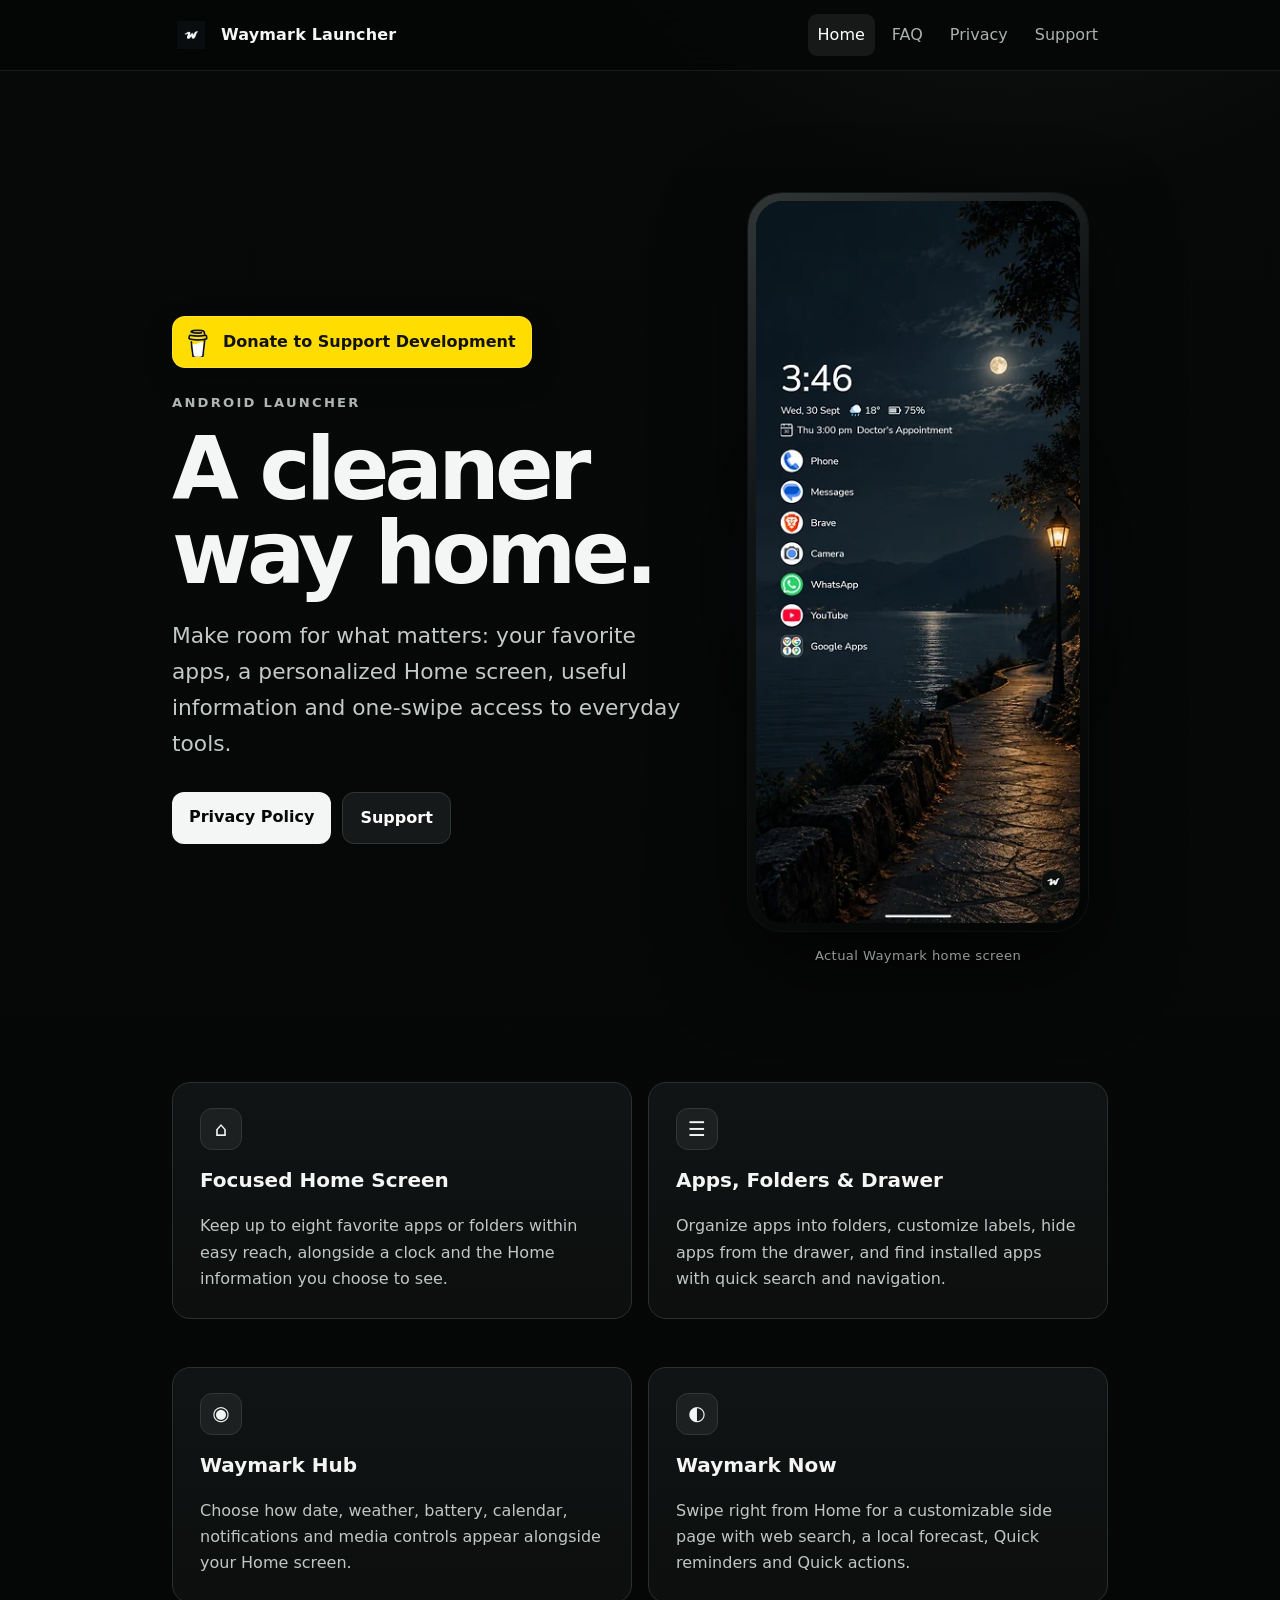
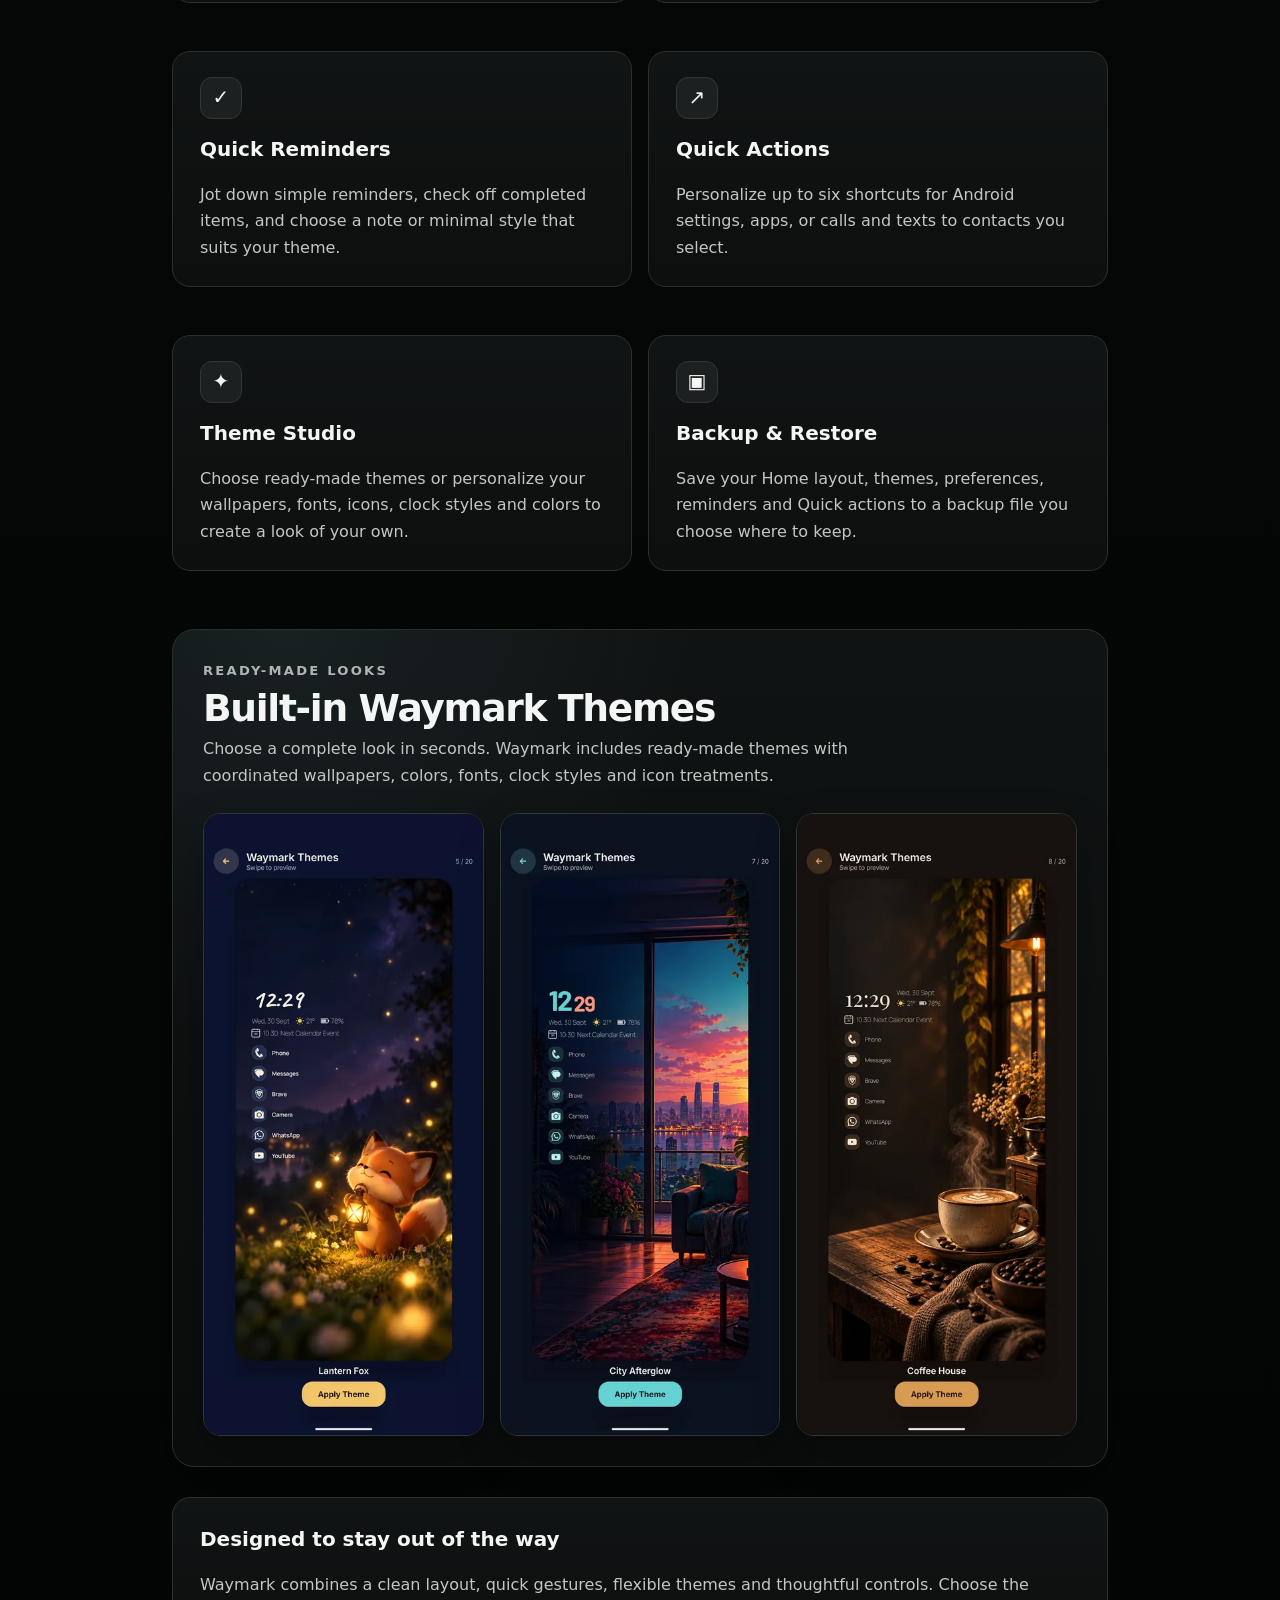
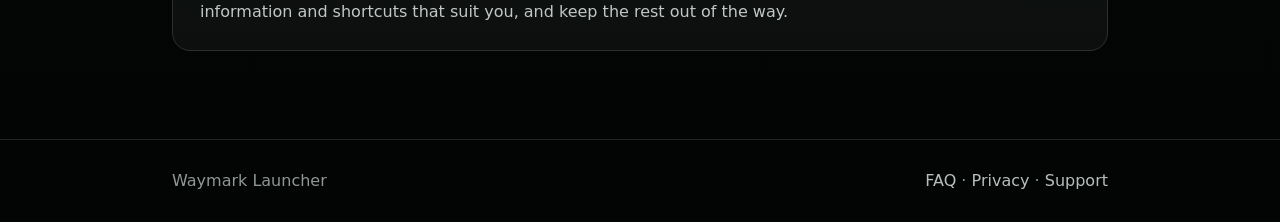
<file: index.html>
<!doctype html>
<html lang="en">
<head>
  <meta charset="utf-8">
  <meta name="viewport" content="width=device-width, initial-scale=1">
  <meta name="description" content="Waymark Launcher is a customizable Android launcher with a focused Home screen, Waymark Hub, web search, local weather, Quick reminders, Quick actions and Theme Studio.">
  <meta name="theme-color" content="#000000">
  <title>Waymark Launcher</title>
  <link rel="stylesheet" href="styles.css">
  <style>
    .hero-real-visual{position:relative;margin:0;display:flex;flex-direction:column;align-items:center;justify-content:center}
    .hero-real-glow{position:absolute;width:380px;height:460px;border-radius:50%;background:radial-gradient(circle,rgba(54,104,132,.24) 0%,rgba(18,42,54,.12) 45%,transparent 72%);filter:blur(18px);pointer-events:none}
    .hero-real-phone{position:relative;z-index:1;width:min(100%,340px);padding:8px;border-radius:34px;background:linear-gradient(145deg,#303535,#111414 35%,#030404 100%);box-shadow:0 32px 85px rgba(0,0,0,.62),0 0 0 1px rgba(255,255,255,.07)}
    .hero-slices{overflow:hidden;border-radius:27px;line-height:0;font-size:0;background:#061018}
    .hero-slices img{display:block;width:100%;height:auto;margin:0;padding:0;border:0}
    .hero-real-visual figcaption{position:relative;z-index:1;margin-top:14px;color:#8f9996;font-size:.82rem;letter-spacing:.03em}
    @media(max-width:820px){.hero-real-phone{width:min(82vw,340px)}.hero-real-glow{width:320px;height:390px}}
  </style>
</head>
<body>
  <header class="site-header">
    <nav class="nav" aria-label="Main navigation">
      <a class="brand" href="index.html"><img class="brand-icon" src="assets/waymark-icon.png?v=20261001c" alt="" width="38" height="38"><span>Waymark Launcher</span></a>
      <div class="nav-links">
        <a href="index.html" aria-current="page">Home</a>
        <a href="faq.html">FAQ</a>
        <a href="privacy.html">Privacy</a>
        <a href="support.html">Support</a>
      </div>
    </nav>
  </header>

  <main>
    <section class="hero">
      <div>
        <a class="donate-link" href="https://buymeacoffee.com/narrowpathdoctrine" target="_blank" rel="noopener noreferrer">
          <img src="assets/buy-me-a-coffee-icon.jpg" alt="" width="30" height="30">
          <span>Donate to Support Development</span>
        </a>
        <div class="eyebrow">Android launcher</div>
        <h1>A cleaner way home.</h1>
        <p class="lead">Make room for what matters: your favorite apps, a personalized Home screen, useful information and one-swipe access to everyday tools.</p>
        <div class="actions">
          <a class="button" href="privacy.html">Privacy Policy</a>
          <a class="button secondary" href="support.html">Support</a>
        </div>
      </div>

      <figure class="hero-real-visual">
        <div class="hero-real-glow" aria-hidden="true"></div>
        <div class="hero-real-phone">
          <div class="hero-slices" role="img" aria-label="Actual Waymark Launcher home screen showing time, weather, calendar event and app list">
            <img src="assets/hero/slice00.webp?v=6" alt="" decoding="async" fetchpriority="high">
            <img src="assets/hero/slice01.webp?v=6" alt="" decoding="async">
            <img src="assets/hero/slice02.webp?v=6" alt="" decoding="async">
            <img src="assets/hero/slice03.webp?v=6" alt="" decoding="async">
            <img src="assets/hero/slice04.webp?v=6" alt="" decoding="async">
            <img src="assets/hero/slice05.webp?v=6" alt="" decoding="async">
            <img src="assets/hero/slice06.webp?v=6" alt="" decoding="async">
            <img src="assets/hero/slice07.webp?v=6" alt="" decoding="async">
            <img src="assets/hero/slice08.webp?v=6" alt="" decoding="async">
            <img src="assets/hero/slice09.webp?v=6" alt="" decoding="async">
            <img src="assets/hero/slice10.webp?v=6" alt="" decoding="async">
            <img src="assets/hero/slice11.webp?v=6" alt="" decoding="async">
          </div>
        </div>
        <figcaption>Actual Waymark home screen</figcaption>
      </figure>
    </section>

    <section class="grid" aria-label="Waymark features">
      <article class="card">
        <div class="feature-icon">⌂</div>
        <h2>Focused Home Screen</h2>
        <p>Keep up to eight favorite apps or folders within easy reach, alongside a clock and the Home information you choose to see.</p>
      </article>
      <article class="card">
        <div class="feature-icon">☰</div>
        <h2>Apps, Folders &amp; Drawer</h2>
        <p>Organize apps into folders, customize labels, hide apps from the drawer, and find installed apps with quick search and navigation.</p>
      </article>
      <article class="card">
        <div class="feature-icon">◉</div>
        <h2>Waymark Hub</h2>
        <p>Choose how date, weather, battery, calendar, notifications and media controls appear alongside your Home screen.</p>
      </article>
      <article class="card">
        <div class="feature-icon">◐</div>
        <h2>Waymark Now</h2>
        <p>Swipe right from Home for a customizable side page with web search, a local forecast, Quick reminders and Quick actions.</p>
      </article>
      <article class="card">
        <div class="feature-icon">✓</div>
        <h2>Quick Reminders</h2>
        <p>Jot down simple reminders, check off completed items, and choose a note or minimal style that suits your theme.</p>
      </article>
      <article class="card">
        <div class="feature-icon">↗</div>
        <h2>Quick Actions</h2>
        <p>Personalize up to six shortcuts for Android settings, apps, or calls and texts to contacts you select.</p>
      </article>
      <article class="card">
        <div class="feature-icon">✦</div>
        <h2>Theme Studio</h2>
        <p>Choose ready-made themes or personalize your wallpapers, fonts, icons, clock styles and colors to create a look of your own.</p>
      </article>
      <article class="card">
        <div class="feature-icon">▣</div>
        <h2>Backup &amp; Restore</h2>
        <p>Save your Home layout, themes, preferences, reminders and Quick actions to a backup file you choose where to keep.</p>
      </article>
    </section>

    <section class="themes-showcase" aria-labelledby="themes-title">
      <div class="section-intro">
        <div class="eyebrow">Ready-made looks</div>
        <h2 id="themes-title">Built-in Waymark Themes</h2>
        <p>Choose a complete look in seconds. Waymark includes ready-made themes with coordinated wallpapers, colors, fonts, clock styles and icon treatments.</p>
      </div>
      <div class="theme-gallery" aria-label="Examples of built-in Waymark themes">
        <figure class="theme-preview">
          <img src="assets/themes/lantern-fox.webp?v=20261001c" alt="Lantern Fox built-in Waymark theme preview" loading="lazy" decoding="async">
        </figure>
        <figure class="theme-preview">
          <img src="assets/themes/city-afterglow.webp?v=20261001c" alt="City Afterglow built-in Waymark theme preview" loading="lazy" decoding="async">
        </figure>
        <figure class="theme-preview">
          <img src="assets/themes/coffee-house.webp?v=20261001c" alt="Coffee House built-in Waymark theme preview" loading="lazy" decoding="async">
        </figure>
      </div>
    </section>

    <section class="card">
      <h2>Designed to stay out of the way</h2>
      <p>Waymark combines a clean layout, quick gestures, flexible themes and thoughtful controls. Choose the information and shortcuts that suit you, and keep the rest out of the way.</p>
    </section>
  </main>

  <footer>
    <div class="footer-inner">
      <span>Waymark Launcher</span>
      <span><a href="faq.html">FAQ</a> · <a href="privacy.html">Privacy</a> · <a href="support.html">Support</a></span>
    </div>
  </footer>
</body>
</html>
</file>
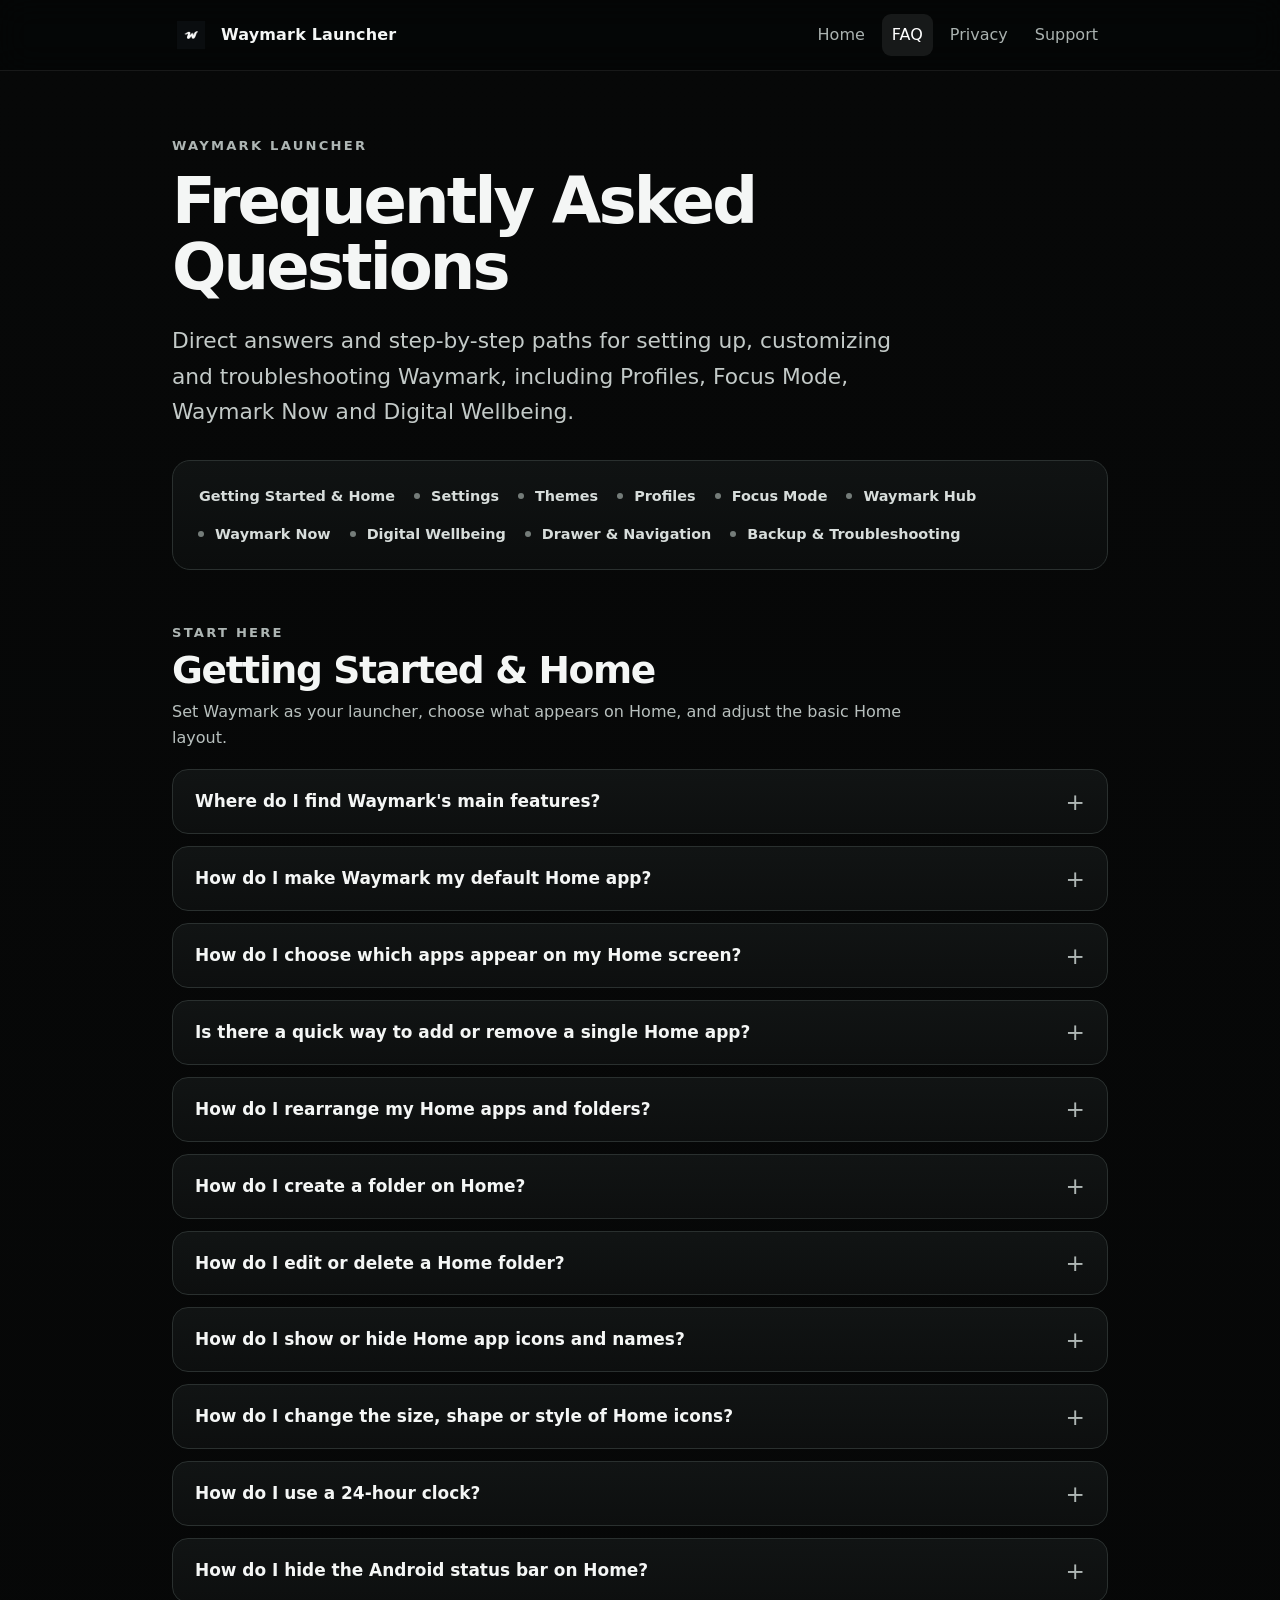
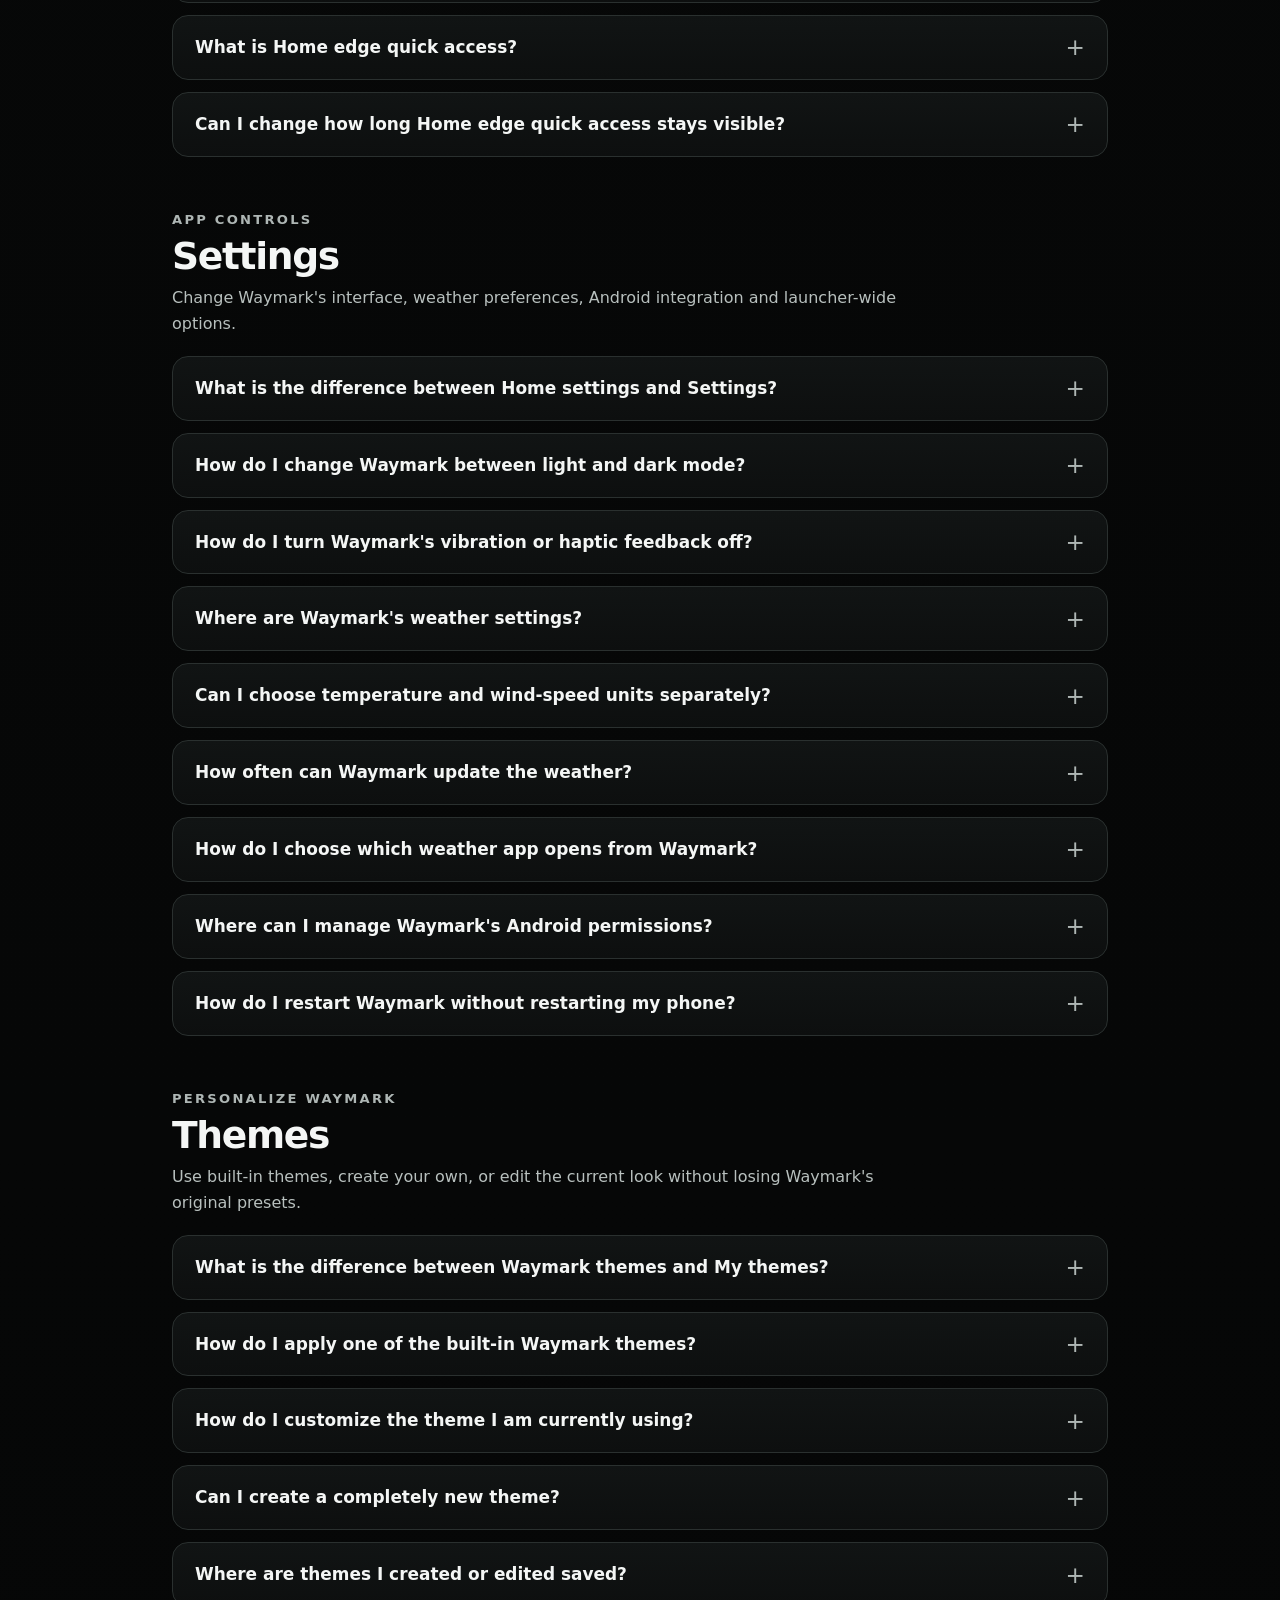
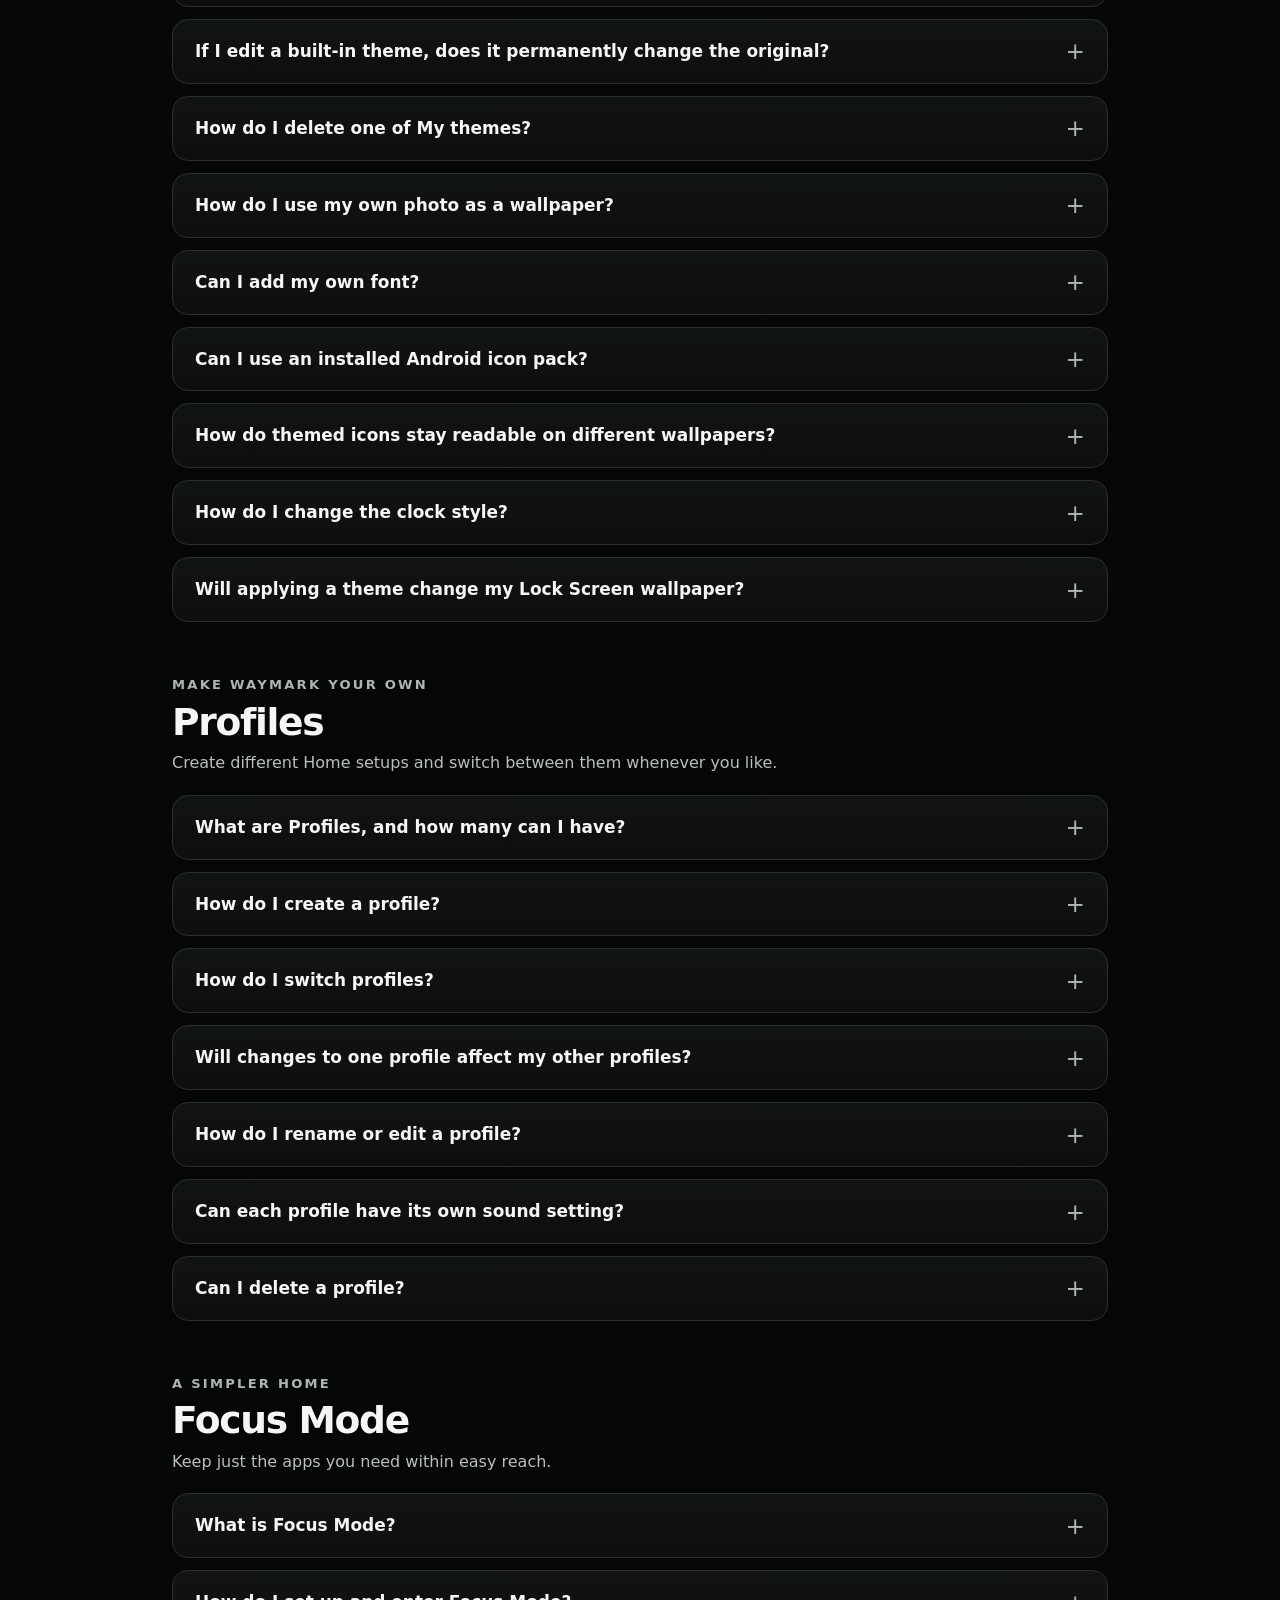
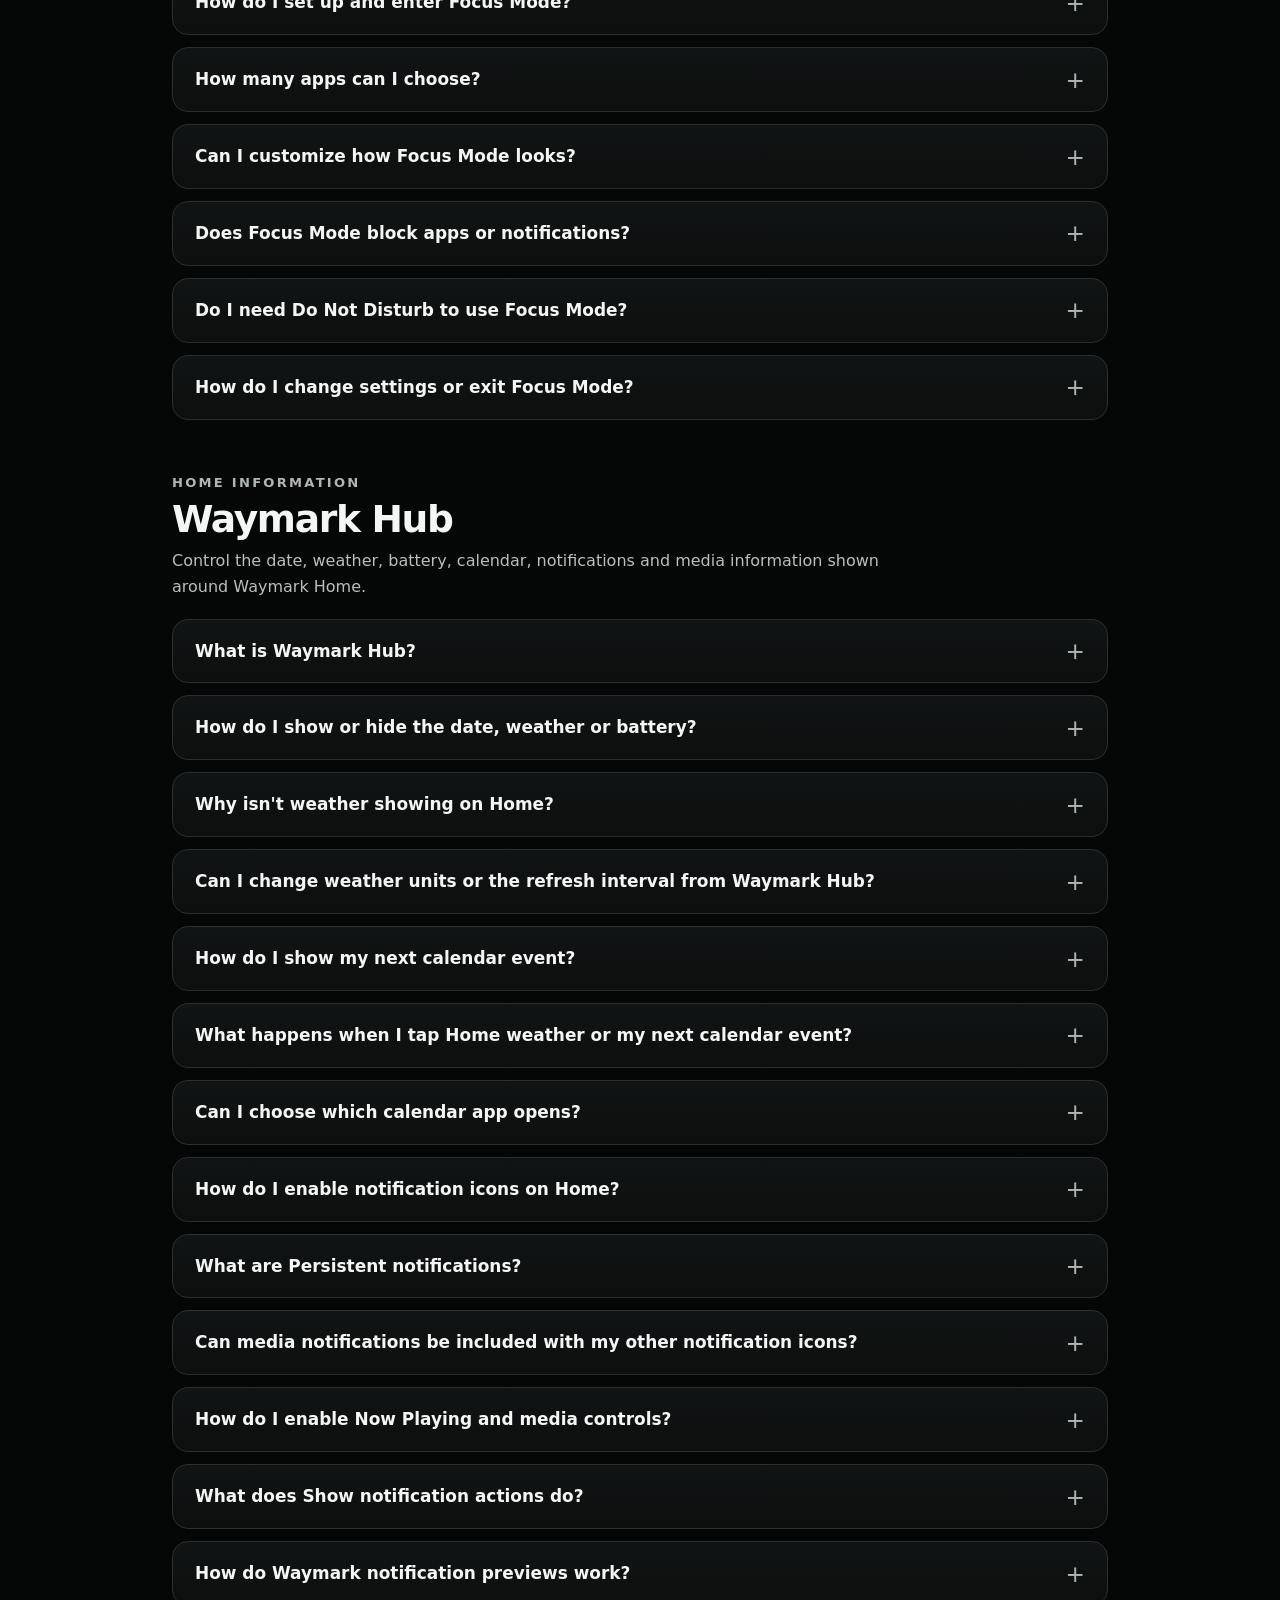
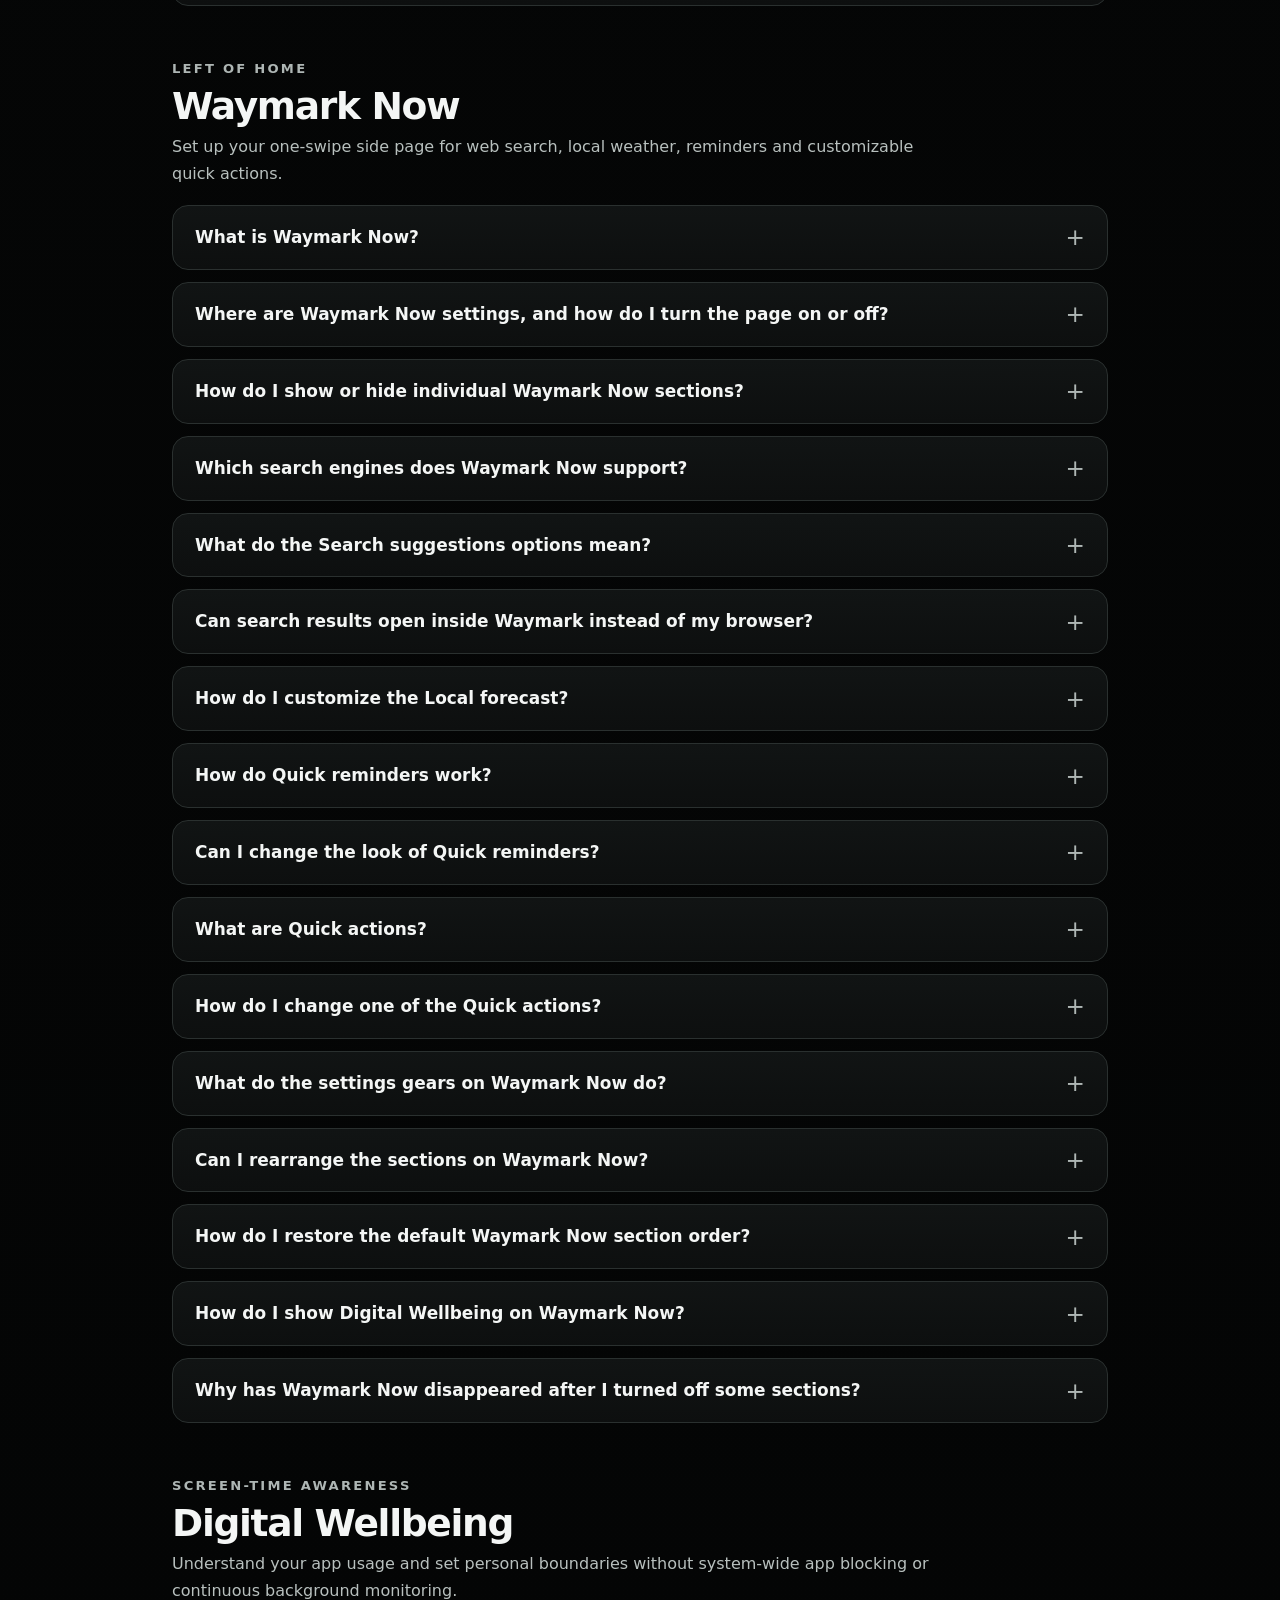
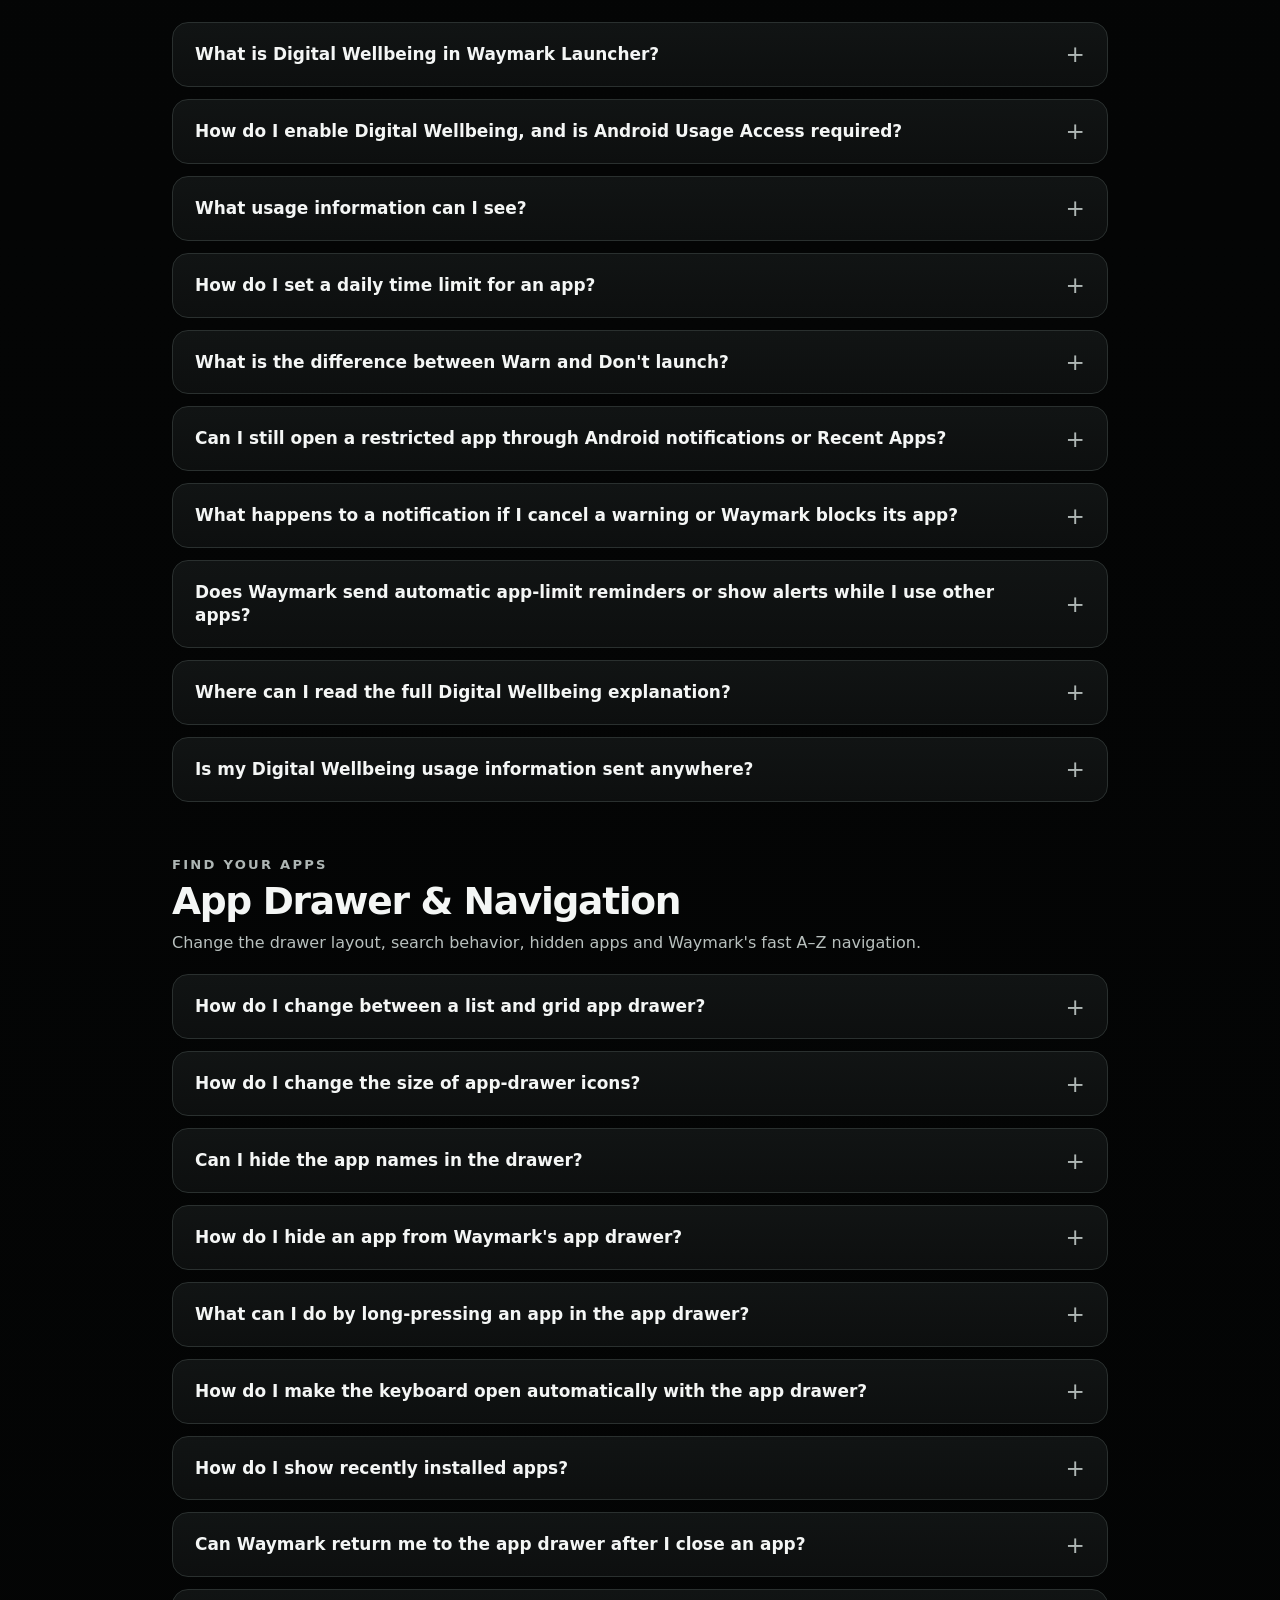
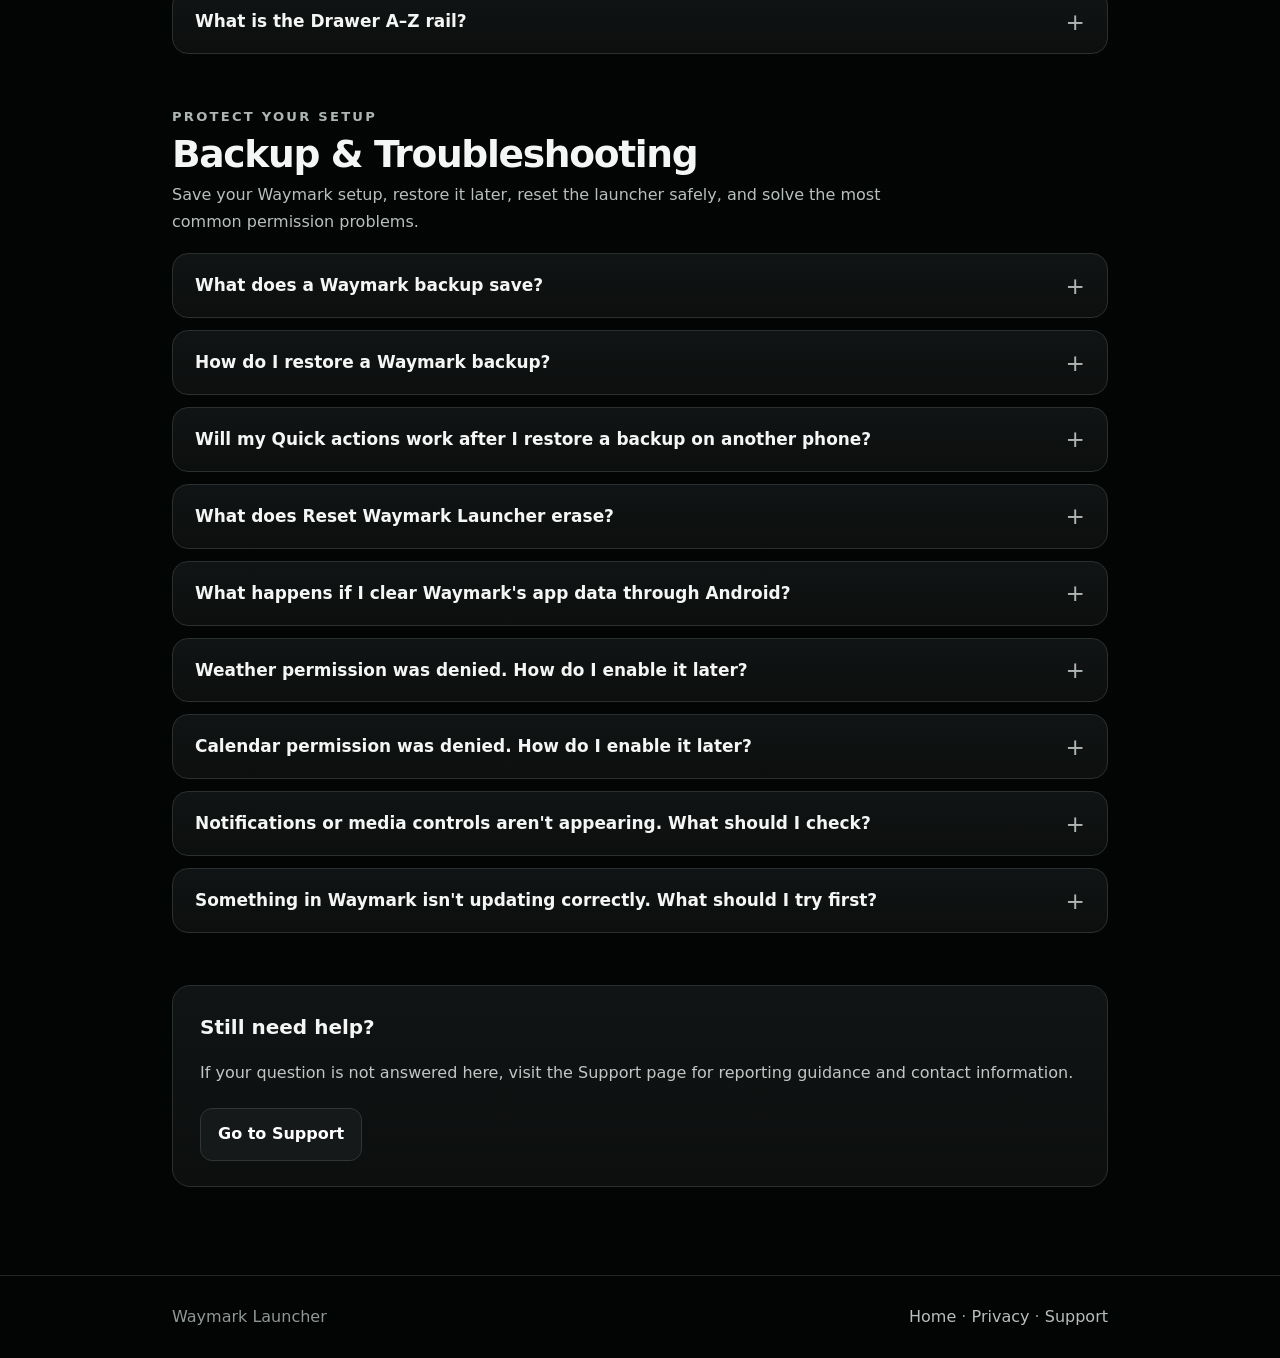
<file: faq.html>
<!doctype html>
<html lang="en">
<head>
  <meta charset="utf-8">
  <meta name="viewport" content="width=device-width, initial-scale=1">
  <meta name="description" content="Frequently asked questions and step-by-step help for Waymark Launcher.">
  <meta name="theme-color" content="#000000">
  <title>FAQ | Waymark Launcher</title>
  <link rel="stylesheet" href="styles.css">
</head>
<body>
  <header class="site-header">
    <nav class="nav" aria-label="Main navigation">
      <a class="brand" href="index.html"><img class="brand-icon" src="assets/waymark-icon.png?v=20261001c" alt="" width="38" height="38"><span>Waymark Launcher</span></a>
      <div class="nav-links">
        <a href="index.html">Home</a>
        <a href="faq.html" aria-current="page">FAQ</a>
        <a href="privacy.html">Privacy</a>
        <a href="support.html">Support</a>
      </div>
    </nav>
  </header>

  <main>
    <div class="eyebrow">Waymark Launcher</div>
    <h1 class="page-title">Frequently Asked Questions</h1>
    <p class="lead">Direct answers and step-by-step paths for setting up, customizing and troubleshooting Waymark, including Profiles, Focus Mode, Waymark Now and Digital Wellbeing.</p>

    <nav class="faq-jump-nav" aria-label="FAQ sections">
      <a href="#getting-started">Getting Started &amp; Home</a>
      <a href="#settings">Settings</a>
      <a href="#themes">Themes</a>
      <a href="#profiles">Profiles</a>
      <a href="#focus-mode">Focus Mode</a>
      <a href="#waymark-hub">Waymark Hub</a>
      <a href="#waymark-now">Waymark Now</a>
      <a href="#digital-wellbeing">Digital Wellbeing</a>
      <a href="#drawer-navigation">Drawer &amp; Navigation</a>
      <a href="#backup-troubleshooting">Backup &amp; Troubleshooting</a>
    </nav>

    <section class="faq-section" id="getting-started">
      <div class="faq-section-heading">
        <div class="eyebrow">Start here</div>
        <h2>Getting Started &amp; Home</h2>
        <p>Set Waymark as your launcher, choose what appears on Home, and adjust the basic Home layout.</p>
      </div>
      <div class="faq-list">
        <details class="faq-item">
          <summary>Where do I find Waymark's main features?</summary>
          <div class="faq-answer">
            <p>Tap the <strong>Waymark button</strong> on Home to open the main menu. The destinations are grouped for easier navigation:</p>
            <p><strong>Home &amp; navigation:</strong> Home apps, Home settings, and Waymark Hub.<br>
            <strong>Features &amp; appearance:</strong> Waymark Now, Profiles and Themes.<br>
            <strong>More:</strong> Settings, Digital Wellbeing, and About Waymark Launcher.</p>
            <p>Digital Wellbeing is optional; the rest of Waymark works without granting Android Usage Access.</p>
          </div>
        </details>


        <details class="faq-item">
          <summary>How do I make Waymark my default Home app?</summary>
          <div class="faq-answer">
            <p>If Waymark is not currently your Home app, Home shows a <strong>Waymark isn't your Home app</strong> prompt. Tap it to open Android's launcher chooser. You can also open the same chooser from Waymark Settings at any time.</p>
            <p class="faq-path"><strong>Quick way:</strong> Home → Waymark isn't your Home app → Set Waymark as your default launcher</p>
            <p class="faq-path"><strong>Settings path:</strong> Waymark button → Settings → Launcher &amp; system → Change default launcher</p>
          </div>
        </details>

        <details class="faq-item">
          <summary>How do I choose which apps appear on my Home screen?</summary>
          <div class="faq-answer">
            <p>Open <strong>Home apps</strong> to choose the apps and folders you want on Home. Waymark supports up to <strong>8 Home items</strong>; a folder counts as one item regardless of how many apps it contains.</p>
            <p>You can also long-press an app in the app drawer and choose <strong>Add to Home</strong> or <strong>Remove from Home</strong> without opening the full Home-app editor.</p>
            <p class="faq-path"><strong>Main path:</strong> Waymark button → Home apps</p>
            <p class="faq-path"><strong>Quick add/remove:</strong> App drawer → long-press an app → Add to Home / Remove from Home</p>
          </div>
        </details>

        <details class="faq-item">
          <summary>Is there a quick way to add or remove a single Home app?</summary>
          <div class="faq-answer">
            <p>Yes. Long-press the app in the app drawer and choose <strong>Add to Home</strong> or <strong>Remove from Home</strong>. For managing several Home items at once, use the Home apps editor from the Waymark button.</p>
            <p class="faq-path"><strong>Quick way:</strong> App drawer → long-press an app → Add to Home / Remove from Home</p>
            <p class="faq-path"><strong>Full editor:</strong> Waymark button → Home apps</p>
          </div>
        </details>

        <details class="faq-item">
          <summary>How do I rearrange my Home apps and folders?</summary>
          <div class="faq-answer">
            <p>You can rearrange Home items in either place. Directly on Home, <strong>long-press an app or folder and drag it</strong> up or down to its new position. You can also open Home apps and drag items there.</p>
            <p class="faq-path"><strong>Quick way:</strong> Home → long-press an app or folder → drag to reorder</p>
            <p class="faq-path"><strong>Editor path:</strong> Waymark button → Home apps → press and drag</p>
          </div>
        </details>

        <details class="faq-item">
          <summary>How do I create a folder on Home?</summary>
          <div class="faq-answer">
            <p>Open <strong>Home apps</strong> and choose the <strong>Folder</strong> option. Give the folder a name, choose the apps you want inside it, and save it. A Home folder counts as one of your 8 Home items.</p>
            <p class="faq-path"><strong>Path:</strong> Waymark button → Home apps → Folder</p>
          </div>
        </details>

        <details class="faq-item">
          <summary>How do I edit or delete a Home folder?</summary>
          <div class="faq-answer">
            <p>There are two ways. The quickest is to <strong>tap the folder on Home</strong>; the open folder has Edit and Delete controls at the top. You can also edit the same folder from the Home-app editor.</p>
            <p>In the folder editor you can rename it, add or remove apps, and press and drag the apps inside the folder to change their order. Waymark asks for confirmation before deleting a folder.</p>
            <p class="faq-path"><strong>Quick way:</strong> Home → tap the folder → Edit or Delete</p>
            <p class="faq-path"><strong>Editor path:</strong> Waymark button → Home apps → select the folder</p>
          </div>
        </details>

        <details class="faq-item">
          <summary>How do I show or hide Home app icons and names?</summary>
          <div class="faq-answer">
            <p>Use the two switches under <strong>Layout</strong>. <strong>Home app icons</strong> controls the icons, while <strong>Home app names</strong> controls the labels.</p>
            <p>Waymark always keeps at least one of the two visible so every Home item remains identifiable. You can hide the icons or hide the names, but not both. If one is turned off, the switch for the remaining visible item is disabled until you turn the hidden item back on.</p>
            <p class="faq-path"><strong>Path:</strong> Waymark button → Home settings → Layout</p>
          </div>
        </details>

        <details class="faq-item">
          <summary>How do I change the size, shape or style of Home icons?</summary>
          <div class="faq-answer">
            <p>Those controls belong to the current theme rather than the Home-layout settings. Open Theme Studio and edit the icon settings there, including icon packs where available.</p>
            <p class="faq-path"><strong>Path:</strong> Waymark button → Themes → Edit current theme</p>
          </div>
        </details>

        <details class="faq-item">
          <summary>How do I use a 24-hour clock?</summary>
          <div class="faq-answer">
            <p>Enable <strong>24-hour clock</strong> under Home behavior.</p>
            <p class="faq-path"><strong>Path:</strong> Waymark button → Home settings → Behavior → 24-hour clock</p>
          </div>
        </details>

        <details class="faq-item">
          <summary>How do I hide the Android status bar on Home?</summary>
          <div class="faq-answer">
            <p>Enable <strong>Hide status bar</strong>. This affects Waymark Home and is also remembered with theme-related Home appearance.</p>
            <p class="faq-path"><strong>Path:</strong> Waymark button → Home settings → Behavior → Hide status bar</p>
          </div>
        </details>
        <details class="faq-item">
          <summary>What is Home edge quick access?</summary>
          <div class="faq-answer">
            <p><strong>Home edge quick access</strong> lets you swipe along the right edge of Home to browse apps alphabetically and launch one without opening the full app drawer. You can turn it on or off directly in the main Home settings under <strong>Behavior</strong>.</p>
            <p>This is separate from the <strong>Drawer A–Z rail</strong>, which appears inside the List app drawer.</p>
            <p class="faq-path"><strong>Path:</strong> Waymark button → Home settings → Behavior → Home edge quick access</p>
          </div>
        </details>

        <details class="faq-item">
          <summary>Can I change how long Home edge quick access stays visible?</summary>
          <div class="faq-answer">
            <p>Yes. On the main Home settings page, <strong>Home edge quick access timeout</strong> appears directly below the Home edge quick access switch and controls how long the quick-access rail remains visible after you release it.</p>
            <p class="faq-path"><strong>Path:</strong> Waymark button → Home settings → Behavior → Home edge quick access timeout</p>
          </div>
        </details>

      </div>
    </section>

    <section class="faq-section" id="settings">
      <div class="faq-section-heading">
        <div class="eyebrow">App controls</div>
        <h2>Settings</h2>
        <p>Change Waymark's interface, weather preferences, Android integration and launcher-wide options.</p>
      </div>
      <div class="faq-list">
        <details class="faq-item">
          <summary>What is the difference between Home settings and Settings?</summary>
          <div class="faq-answer">
            <p><strong>Home settings</strong> contains Layout and Behavior, including controls for Home and the app drawer. <strong>Settings</strong> contains launcher-wide options such as app appearance, haptics, weather preferences, Android launcher controls, backup and reset.</p>
          </div>
        </details>

        <details class="faq-item">
          <summary>How do I change Waymark between light and dark mode?</summary>
          <div class="faq-answer">
            <p>Open <strong>App appearance</strong> and choose <strong>System, Light, Dark</strong> or <strong>Theme</strong>. Theme allows the active Waymark theme to influence the interface appearance.</p>
            <p class="faq-path"><strong>Path:</strong> Waymark button → Settings → Waymark app → App appearance</p>
          </div>
        </details>

        <details class="faq-item">
          <summary>How do I turn Waymark's vibration or haptic feedback off?</summary>
          <div class="faq-answer">
            <p>Turn off <strong>Haptic feedback</strong>. This controls tactile feedback used for Waymark gestures, navigation and controls.</p>
            <p class="faq-path"><strong>Path:</strong> Waymark button → Settings → Waymark app → Haptic feedback</p>
          </div>
        </details>

        <details class="faq-item">
          <summary>Where are Waymark's weather settings?</summary>
          <div class="faq-answer">
            <p>Weather settings are shared by Waymark Hub and the Local forecast in Waymark Now. Use them to choose separate temperature and wind units, the update interval, and your preferred weather app.</p>
            <p>The gear on Waymark Now's <strong>Local forecast</strong> card opens the weather settings for that section. Visibility for the forecast itself is controlled separately in the main Waymark Now settings.</p>
            <p class="faq-path"><strong>Settings path:</strong> Waymark button → Settings → Waymark app → Weather settings</p>
            <p class="faq-path"><strong>Hub shortcut:</strong> Waymark button → Waymark Hub → Weather settings</p>
            <p class="faq-path"><strong>Waymark Now shortcut:</strong> Swipe right on Home → Local forecast → settings gear</p>
          </div>
        </details>

        <details class="faq-item">
          <summary>Can I choose temperature and wind-speed units separately?</summary>
          <div class="faq-answer">
            <p>Yes. <strong>Temperature</strong> and <strong>wind speed</strong> have independent unit choices. For example, you can display temperatures in Celsius and wind speeds in mph. You do not have to choose a single Metric or Imperial mode.</p>
            <p>By default, Celsius pairs with km/h and Fahrenheit pairs with mph, unless you have already chosen a wind-speed unit yourself.</p>
            <p class="faq-path"><strong>Path:</strong> Waymark button → Settings → Waymark app → Weather settings</p>
            <p class="faq-path"><strong>Shortcuts:</strong> Waymark Hub → Weather settings, or Waymark Now → Local forecast → settings gear</p>
          </div>
        </details>

        <details class="faq-item">
          <summary>How often can Waymark update the weather?</summary>
          <div class="faq-answer">
            <p>The available weather update intervals are <strong>15 minutes, 30 minutes</strong> and <strong>1 hour</strong>. You can also refresh the Waymark Now forecast manually. If available, Waymark can display its last saved forecast while requesting updated conditions.</p>
            <p>To avoid excessive requests, manual refreshes share a <strong>15-minute cooldown for actual weather-provider requests</strong>, regardless of your automatic update interval. A refresh during that period can reuse saved information; its updated time shows when Waymark checked, not necessarily when new weather data was downloaded. Weather remains visible with its last available information when a newer request is unsuccessful.</p>
            <p class="faq-path"><strong>Path:</strong> Waymark button → Settings → Waymark app → Weather settings → Update interval</p>
          </div>
        </details>

        <details class="faq-item">
          <summary>How do I choose which weather app opens from Waymark?</summary>
          <div class="faq-answer">
            <p>Choose <strong>Weather app</strong> in the shared weather settings to select an installed app for more detailed weather information. Waymark's own weather preview can also provide information directly from Home.</p>
            <p class="faq-path"><strong>Path:</strong> Waymark button → Settings → Waymark app → Weather settings → Weather app</p>
          </div>
        </details>

        <details class="faq-item">
          <summary>Where can I manage Waymark's Android permissions?</summary>
          <div class="faq-answer">
            <p>Choose <strong>App info</strong>. Waymark opens Android's own app-information screen, where you can review permissions, notifications, storage and battery settings.</p>
            <p class="faq-path"><strong>Path:</strong> Waymark button → Settings → Launcher &amp; system → App info</p>
          </div>
        </details>

        <details class="faq-item">
          <summary>How do I restart Waymark without restarting my phone?</summary>
          <div class="faq-answer">
            <p>Use <strong>Restart Waymark Launcher</strong>. Waymark closes and immediately restarts itself.</p>
            <p class="faq-path"><strong>Path:</strong> Waymark button → Settings → Launcher &amp; system → Restart Waymark Launcher</p>
          </div>
        </details>
      </div>
    </section>

    <section class="faq-section" id="themes">
      <div class="faq-section-heading">
        <div class="eyebrow">Personalize Waymark</div>
        <h2>Themes</h2>
        <p>Use built-in themes, create your own, or edit the current look without losing Waymark's original presets.</p>
      </div>
      <div class="faq-list">
        <details class="faq-item">
          <summary>What is the difference between Waymark themes and My themes?</summary>
          <div class="faq-answer">
            <p><strong>Waymark themes</strong> are the ready-made themes included with the launcher. <strong>My themes</strong> contains themes you create yourself and customized versions you save. The original built-in themes remain available.</p>
            <p class="faq-path"><strong>Path:</strong> Waymark button → Themes</p>
          </div>
        </details>

        <details class="faq-item">
          <summary>How do I apply one of the built-in Waymark themes?</summary>
          <div class="faq-answer">
            <p>Open <strong>Waymark themes</strong>, swipe through the ready-made themes and tap <strong>Apply theme</strong> on the one you want.</p>
            <p class="faq-path"><strong>Path:</strong> Waymark button → Themes → Waymark themes</p>
          </div>
        </details>

        <details class="faq-item">
          <summary>How do I customize the theme I am currently using?</summary>
          <div class="faq-answer">
            <p>Choose <strong>Edit current theme</strong>. Theme Studio lets you edit the current theme's wallpaper, colors, clock, fonts and text, icons and other appearance settings.</p>
            <p class="faq-path"><strong>Path:</strong> Waymark button → Themes → Edit current theme</p>
          </div>
        </details>

        <details class="faq-item">
          <summary>Can I create a completely new theme?</summary>
          <div class="faq-answer">
            <p>Yes. Choose <strong>Create new theme</strong>, give it a name, customize it in Theme Studio and save it. You can find it later under My themes.</p>
            <p class="faq-path"><strong>Path:</strong> Waymark button → Themes → Create new theme</p>
          </div>
        </details>

        <details class="faq-item">
          <summary>Where are themes I created or edited saved?</summary>
          <div class="faq-answer">
            <p>Your saved themes appear under <strong>My themes</strong>. From there you can apply, edit or delete them.</p>
            <p class="faq-path"><strong>Path:</strong> Waymark button → Themes → My themes</p>
          </div>
        </details>

        <details class="faq-item">
          <summary>If I edit a built-in theme, does it permanently change the original?</summary>
          <div class="faq-answer">
            <p>No. Waymark keeps the built-in theme pristine. Your customized version is saved separately under My themes, so the original ready-made theme remains available.</p>
          </div>
        </details>

        <details class="faq-item">
          <summary>How do I delete one of My themes?</summary>
          <div class="faq-answer">
            <p>Open <strong>My themes</strong> and use the delete control on the theme card. Waymark asks you to confirm before permanently removing the saved theme.</p>
            <p class="faq-path"><strong>Path:</strong> Waymark button → Themes → My themes</p>
          </div>
        </details>

        <details class="faq-item">
          <summary>How do I use my own photo as a wallpaper?</summary>
          <div class="faq-answer">
            <p>Open Theme Studio from either <strong>Edit current theme</strong> or <strong>Create new theme</strong>, open <strong>Wallpaper</strong>, then tap the first option, <strong>Choose photo</strong>. The card is labeled <strong>From your device</strong> underneath to distinguish it from Waymark's built-in wallpapers.</p>
            <p class="faq-path"><strong>Path:</strong> Waymark button → Themes → Edit current theme or Create new theme → Wallpaper → Choose photo</p>
          </div>
        </details>

        <details class="faq-item">
          <summary>Can I add my own font?</summary>
          <div class="faq-answer">
            <p>Yes. Open Theme Studio and go to <strong>Fonts &amp; text</strong>. Waymark can import a font from your device and save it with your customized setup.</p>
            <p class="faq-path"><strong>Path:</strong> Waymark button → Themes → Edit current theme → Fonts &amp; text</p>
          </div>
        </details>

        <details class="faq-item">
          <summary>Can I use an installed Android icon pack?</summary>
          <div class="faq-answer">
            <p>Yes, when a compatible icon pack is installed. Open the icon controls in Theme Studio and choose <strong>Icon packs</strong>. Waymark's own icon treatment and external Android icon packs are separate choices.</p>
            <p class="faq-path"><strong>Path:</strong> Waymark button → Themes → Edit current theme → Icons → Icon packs</p>
          </div>
        </details>

        <details class="faq-item">
          <summary>How do themed icons stay readable on different wallpapers?</summary>
          <div class="faq-answer">
            <p>Waymark's themed icons use your selected theme color for their background and automatically choose lighter or darker icon symbols for contrast. This helps icons remain readable, including when you use a custom wallpaper.</p>
            <p class="faq-path"><strong>Path:</strong> Waymark button → Themes → Edit current theme → Icons</p>
          </div>
        </details>

        <details class="faq-item">
          <summary>How do I change the clock style?</summary>
          <div class="faq-answer">
            <p>Open Theme Studio and edit the <strong>Clock</strong> section. The selected clock style is saved as part of the theme.</p>
            <p class="faq-path"><strong>Path:</strong> Waymark button → Themes → Edit current theme → Clock</p>
          </div>
        </details>

        <details class="faq-item">
          <summary>Will applying a theme change my Lock Screen wallpaper?</summary>
          <div class="faq-answer">
            <p>Only if you have chosen that behavior. Built-in Waymark themes use the launcher-wide <strong>Built-in theme lock screen</strong> setting. Themes saved under My themes remember their own <strong>Also use on lock screen</strong> choice.</p>
            <p class="faq-path"><strong>Built-in themes:</strong> Waymark button → Settings → Waymark app → Built-in theme lock screen</p>
            <p class="faq-path"><strong>My themes:</strong> Waymark button → Themes → Edit current theme → Also use on lock screen</p>
          </div>
        </details>
      </div>
    </section>


    <section class="faq-section" id="profiles">
      <div class="faq-section-heading">
        <div class="eyebrow">Make Waymark your own</div>
        <h2>Profiles</h2>
        <p>Create different Home setups and switch between them whenever you like.</p>
      </div>
      <div class="faq-list">
        <details class="faq-item">
          <summary>What are Profiles, and how many can I have?</summary>
          <div class="faq-answer">
            <p>You can have up to <strong>three profiles</strong>, including your original Home profile. Each can have its own apps, folders, wallpaper, theme, app drawer, Waymark Now layout and settings.</p>
            <p>Focus Mode is separate and does not count toward the three-profile limit.</p>
            <p class="faq-path"><strong>Path:</strong> Waymark button → Profiles</p>
          </div>
        </details>

        <details class="faq-item">
          <summary>How do I create a profile?</summary>
          <div class="faq-answer">
            <p>Tap <strong>Create a profile</strong>, give it a name, choose an icon and select a sound preference. Choose <strong>Start Fresh</strong> for a new setup or <strong>Duplicate Setup</strong> to copy an existing profile. Tap <strong>Create and switch</strong> to start using it.</p>
            <p class="faq-path"><strong>Path:</strong> Waymark button → Profiles → Create a profile</p>
          </div>
        </details>

        <details class="faq-item">
          <summary>How do I switch profiles?</summary>
          <div class="faq-answer">
            <p>Open <strong>Profiles</strong> and tap <strong>Switch</strong> beside the profile you want. You can also <strong>long-press the Waymark button on Home</strong> for a quick-switch menu. The active profile is marked in green.</p>
            <p>Profiles only change when you choose to switch; they do not switch automatically.</p>
            <p class="faq-path"><strong>Main path:</strong> Waymark button → Profiles → Switch</p>
            <p class="faq-path"><strong>Quick way:</strong> Home → long-press the Waymark button</p>
          </div>
        </details>

        <details class="faq-item">
          <summary>Will changes to one profile affect my other profiles?</summary>
          <div class="faq-answer">
            <p>No. Each profile keeps its own Home layout, appearance and supported settings. You can customize one profile without changing the others.</p>
          </div>
        </details>

        <details class="faq-item">
          <summary>How do I rename or edit a profile?</summary>
          <div class="faq-answer">
            <p>Tap <strong>Edit</strong> on its profile card to change its name, icon or sound preference. To customize its Home apps, wallpaper or other features, switch to that profile first.</p>
            <p class="faq-path"><strong>Path:</strong> Waymark button → Profiles → Edit</p>
          </div>
        </details>

        <details class="faq-item">
          <summary>Can each profile have its own sound setting?</summary>
          <div class="faq-answer">
            <p>Yes. Choose <strong>Leave unchanged</strong>, <strong>Sound on</strong>, <strong>Vibrate</strong>, <strong>Silent</strong> or <strong>Do Not Disturb</strong>. The selected setting applies when you switch to that profile. Android may require permission to use Do Not Disturb.</p>
            <p class="faq-path"><strong>Path:</strong> Waymark button → Profiles → Edit → Sound when this profile is activated</p>
          </div>
        </details>

        <details class="faq-item">
          <summary>Can I delete a profile?</summary>
          <div class="faq-answer">
            <p>Yes, you can delete a secondary profile that is not currently active. Your original Home profile cannot be deleted. Deleting a profile removes its Waymark setup, not the apps installed on your phone.</p>
          </div>
        </details>
      </div>
    </section>

    <section class="faq-section" id="focus-mode">
      <div class="faq-section-heading">
        <div class="eyebrow">A simpler Home</div>
        <h2>Focus Mode</h2>
        <p>Keep just the apps you need within easy reach.</p>
      </div>
      <div class="faq-list">
        <details class="faq-item">
          <summary>What is Focus Mode?</summary>
          <div class="faq-answer">
            <p>Focus Mode gives you a simplified Home screen with a clock, battery information and up to four selected apps. It hides your regular Home shortcuts, Waymark Now and Home notification features until you leave. It does not use one of your three profile slots.</p>
          </div>
        </details>

        <details class="faq-item">
          <summary>How do I set up and enter Focus Mode?</summary>
          <div class="faq-answer">
            <p>Open <strong>Profiles</strong>, find <strong>Focus Mode</strong> and tap <strong>Set up</strong> or <strong>Edit</strong>. Choose your apps and appearance, then tap <strong>Enter Focus Mode</strong>. You can also enter using the quick-switch menu on Home after setting it up.</p>
            <p class="faq-path"><strong>Path:</strong> Waymark button → Profiles → Focus Mode</p>
            <p class="faq-path"><strong>Quick way:</strong> Home → long-press the Waymark button → Focus Mode</p>
          </div>
        </details>

        <details class="faq-item">
          <summary>How many apps can I choose?</summary>
          <div class="faq-answer">
            <p>You can select <strong>one to four apps</strong>. At least one app is required to enter Focus Mode. Return to its settings whenever you want to change your selection.</p>
          </div>
        </details>

        <details class="faq-item">
          <summary>Can I customize how Focus Mode looks?</summary>
          <div class="faq-answer">
            <p>Yes. Choose a <strong>Slate, Plum or Teal</strong> background, or use your own wallpaper. You can also show or hide app names. Focus Mode uses Waymark's standard clock style.</p>
            <p class="faq-path"><strong>Path:</strong> Waymark button → Profiles → Focus Mode → Set up / Edit</p>
          </div>
        </details>

        <details class="faq-item">
          <summary>Does Focus Mode block apps or notifications?</summary>
          <div class="faq-answer">
            <p>Focus Mode simplifies the Waymark Home screen; it does not block other Android apps. To reduce notifications and interruptions, you can optionally turn on <strong>Do Not Disturb</strong>. Android may ask you to grant access.</p>
          </div>
        </details>

        <details class="faq-item">
          <summary>Do I need Do Not Disturb to use Focus Mode?</summary>
          <div class="faq-answer">
            <p>No. Do Not Disturb is optional. Focus Mode works without it.</p>
          </div>
        </details>

        <details class="faq-item">
          <summary>How do I change settings or exit Focus Mode?</summary>
          <div class="faq-answer">
            <p>Tap the <strong>Waymark button</strong> while in Focus Mode. Choose <strong>Settings</strong> to make changes, <strong>Exit</strong> to return to your regular Home, or select another profile.</p>
            <p class="faq-path"><strong>Path:</strong> Focus Mode Home → Waymark button</p>
          </div>
        </details>
      </div>
    </section>

    <section class="faq-section" id="waymark-hub">
      <div class="faq-section-heading">
        <div class="eyebrow">Home information</div>
        <h2>Waymark Hub</h2>
        <p>Control the date, weather, battery, calendar, notifications and media information shown around Waymark Home.</p>
      </div>
      <div class="faq-list">
        <details class="faq-item">
          <summary>What is Waymark Hub?</summary>
          <div class="faq-answer">
            <p>Waymark Hub is the control center for the information Waymark can show with your Home screen, including the date, weather, battery, next calendar event, notification icons and Now Playing information.</p>
            <p class="faq-path"><strong>Path:</strong> Waymark button → Waymark Hub</p>
          </div>
        </details>

        <details class="faq-item">
          <summary>How do I show or hide the date, weather or battery?</summary>
          <div class="faq-answer">
            <p>Use the switches under <strong>Hub items</strong>. Each item can be enabled or disabled independently.</p>
            <p class="faq-path"><strong>Path:</strong> Waymark button → Waymark Hub → Hub items</p>
          </div>
        </details>

        <details class="faq-item">
          <summary>Why isn't weather showing on Home?</summary>
          <div class="faq-answer">
            <p>Make sure <strong>Weather</strong> is enabled in Waymark Hub and that Android has granted Waymark approximate location permission. If permission was denied earlier, open Waymark's App info and allow the required location permission.</p>
            <p class="faq-path"><strong>Feature:</strong> Waymark button → Waymark Hub → Hub items → Weather</p>
            <p class="faq-path"><strong>Permission:</strong> Waymark button → Settings → Launcher &amp; system → App info → Permissions</p>
          </div>
        </details>

        <details class="faq-item">
          <summary>Can I change weather units or the refresh interval from Waymark Hub?</summary>
          <div class="faq-answer">
            <p>Yes. Waymark Hub includes a Weather settings link, and those preferences are shared throughout Waymark.</p>
            <p class="faq-path"><strong>Path:</strong> Waymark button → Waymark Hub → Weather settings</p>
          </div>
        </details>

        <details class="faq-item">
          <summary>How do I show my next calendar event?</summary>
          <div class="faq-answer">
            <p>Enable <strong>Next event</strong>. If Waymark does not already have calendar permission, Android will ask for it. The feature becomes enabled when permission is granted.</p>
            <p class="faq-path"><strong>Path:</strong> Waymark button → Waymark Hub → Calendar → Next event</p>
          </div>
        </details>

        <details class="faq-item">
          <summary>What happens when I tap Home weather or my next calendar event?</summary>
          <div class="faq-answer">
            <p>Waymark can show its own weather forecast or calendar schedule preview from Home, rather than making you leave the launcher. Depending on your chosen settings, these shortcuts can also open your preferred weather or calendar app.</p>
            <p class="faq-path"><strong>Weather preferences:</strong> Waymark button → Waymark Hub → Weather settings</p>
            <p class="faq-path"><strong>Calendar preferences:</strong> Waymark button → Waymark Hub → Calendar → Calendar app</p>
          </div>
        </details>

        <details class="faq-item">
          <summary>Can I choose which calendar app opens?</summary>
          <div class="faq-answer">
            <p>Yes. Choose <strong>Calendar app</strong> and select the app you want Waymark to use when opening calendar information.</p>
            <p class="faq-path"><strong>Path:</strong> Waymark button → Waymark Hub → Calendar → Calendar app</p>
          </div>
        </details>

        <details class="faq-item">
          <summary>How do I enable notification icons on Home?</summary>
          <div class="faq-answer">
            <p>Enable <strong>Notification icons</strong>. The first time you turn this on, Android may ask you to grant Waymark Notification access.</p>
            <p class="faq-path"><strong>Path:</strong> Waymark button → Waymark Hub → Notifications &amp; media → Notification icons</p>
          </div>
        </details>

        <details class="faq-item">
          <summary>What are Persistent notifications?</summary>
          <div class="faq-answer">
            <p>When Notification icons are enabled, <strong>Persistent notifications</strong> allows Waymark to include ongoing notifications that normally remain active rather than only ordinary dismissible notifications.</p>
            <p class="faq-path"><strong>Path:</strong> Waymark button → Waymark Hub → Notifications &amp; media → Persistent notifications</p>
          </div>
        </details>

        <details class="faq-item">
          <summary>Can media notifications be included with my other notification icons?</summary>
          <div class="faq-answer">            <p>Yes. Turn on <strong>Include media notifications</strong> while Notification icons are enabled.</p>
            <p class="faq-path"><strong>Path:</strong> Waymark button → Waymark Hub → Notifications &amp; media → Include media notifications</p>
          </div>
        </details>

        <details class="faq-item">
          <summary>How do I enable Now Playing and media controls?</summary>
          <div class="faq-answer">
            <p>Enable <strong>Now playing</strong>. Waymark needs Android Notification access to read active media-session information.</p>
            <p class="faq-path"><strong>Path:</strong> Waymark button → Waymark Hub → Notifications &amp; media → Now playing</p>
          </div>
        </details>

        <details class="faq-item">
          <summary>What does Show notification actions do?</summary>
          <div class="faq-answer">
            <p>When enabled, Waymark shows actions provided by the original app directly beneath a notification preview on Home. Depending on the notification, these might include <strong>Reply</strong>, <strong>Mark as read</strong> or other available actions. You can use them without opening the app.</p>
            <p><strong>Show notification actions</strong> is on by default. Turn it off to hide the action buttons. Each profile can have its own setting.</p>
            <p class="faq-path"><strong>Path:</strong> Waymark button → Waymark Hub → Notifications &amp; media → Show notification actions</p>
          </div>
        </details>

        <details class="faq-item">
          <summary>How do Waymark notification previews work?</summary>
          <div class="faq-answer">
            <p>Tap a notification icon on Home to view its preview. Tap the preview to open the notification. Swipe <strong>up</strong> to close the preview without removing the notification, or swipe <strong>left or right</strong> to remove the notification.</p>
            <p>If you have set a Digital Wellbeing limit for the associated app, Waymark checks that limit before opening a notification from its own preview. A canceled warning or blocked launch leaves the notification in place unless you have explicitly enabled <strong>Dismiss blocked notifications</strong>.</p>
          </div>
        </details>
      </div>
    </section>

    <section class="faq-section" id="waymark-now">
      <div class="faq-section-heading">
        <div class="eyebrow">Left of Home</div>
        <h2>Waymark Now</h2>
        <p>Set up your one-swipe side page for web search, local weather, reminders and customizable quick actions.</p>
      </div>
      <div class="faq-list">
        <details class="faq-item">
          <summary>What is Waymark Now?</summary>
          <div class="faq-answer">
            <p>Waymark Now is a customizable side page directly to the <strong>left of Home</strong>. Swipe right from Home to open it. It offers five optional sections: <strong>Web search</strong>, <strong>Local forecast</strong>, <strong>Quick reminders</strong>, <strong>Quick actions</strong>, and <strong>Digital Wellbeing</strong>. You can show only the sections you want and arrange them in your preferred order.</p>
          </div>
        </details>

        <details class="faq-item">
          <summary>Where are Waymark Now settings, and how do I turn the page on or off?</summary>
          <div class="faq-answer">
            <p>Open <strong>Waymark Now</strong> directly from the main Waymark menu. Its <strong>master switch</strong> enables or disables the entire side page. This is the central place to choose which sections appear.</p>
            <p>At least one section must be enabled for the side page to remain active. If you turn off the final visible section, Waymark Now turns itself off rather than showing an empty page.</p>
            <p class="faq-path"><strong>Path:</strong> Waymark button → Waymark Now</p>
          </div>
        </details>

        <details class="faq-item">
          <summary>How do I show or hide individual Waymark Now sections?</summary>
          <div class="faq-answer">
            <p>In the main <strong>Waymark Now</strong> settings, switch <strong>Web search</strong>, <strong>Weather</strong>, <strong>Quick reminders</strong>, <strong>Quick actions</strong>, or <strong>Digital Wellbeing</strong> on or off independently. Each section has its own visibility control.</p>
            <p>The gear on a section's card opens settings or management for <em>that section only</em>. It does not enable or disable the section; use the central Waymark Now switches for visibility.</p>
            <p class="faq-path"><strong>Path:</strong> Waymark button → Waymark Now</p>
          </div>
        </details>

        <details class="faq-item">
          <summary>Which search engines does Waymark Now support?</summary>
          <div class="faq-answer">
            <p>Waymark Now supports <strong>Google</strong> and <strong>DuckDuckGo</strong>. To change the provider, open Web search settings from Waymark Now or use the gear on the search bar.</p>
            <p class="faq-path"><strong>Path:</strong> Waymark button → Waymark Now → Web search settings</p>
            <p class="faq-path"><strong>On-page shortcut:</strong> Waymark Now → Search the web → settings gear</p>
          </div>
        </details>

        <details class="faq-item">
          <summary>What do the Search suggestions options mean?</summary>
          <div class="faq-answer">
            <p><strong>Search engine</strong> provides live suggestions from Google or DuckDuckGo and shares partial search text with that provider while you type. <strong>On-device</strong> uses local suggestions without sending partial text as you type. <strong>Off</strong> disables autocomplete and recent-search suggestions while typing.</p>
            <p class="faq-path"><strong>Path:</strong> Waymark Now → Search the web → settings gear</p>
          </div>
        </details>

        <details class="faq-item">
          <summary>Can search results open inside Waymark instead of my browser?</summary>
          <div class="faq-answer">
            <p>Yes. Set <strong>Open web links</strong> to <strong>Waymark</strong> to open results in Waymark's viewer, or select <strong>Browser</strong> to use your normal web browser.</p>
            <p class="faq-path"><strong>Path:</strong> Waymark Now → Search the web → settings gear → Open web links</p>
          </div>
        </details>

        <details class="faq-item">
          <summary>How do I customize the Local forecast?</summary>
          <div class="faq-answer">
            <p>Enable <strong>Weather</strong> in the main Waymark Now settings to show the Local forecast section. Its card displays current conditions and a five-day forecast.</p>
            <p>Use the card's <strong>settings gear</strong> to adjust shared weather preferences, including separate temperature and wind-speed units. You can also use its refresh control to request an updated forecast.</p>
            <p class="faq-path"><strong>Visibility:</strong> Waymark button → Waymark Now → Weather</p>
            <p class="faq-path"><strong>Preferences:</strong> Waymark Now → Local forecast → settings gear</p>
          </div>
        </details>

        <details class="faq-item">
          <summary>How do Quick reminders work?</summary>
          <div class="faq-answer">
            <p><strong>Quick reminders</strong> lets you keep a simple list of things to remember directly on the side page. Add reminders with the <strong>+ icon</strong>, mark items complete using the circle next to them, and remove items you no longer need. Reminders are saved locally and remain available when you return to Waymark Now.</p>
            <p>The section's gear opens its own reminder settings and management, including its appearance.</p>
            <p class="faq-path"><strong>Visibility:</strong> Waymark button → Waymark Now → Quick reminders</p>
            <p class="faq-path"><strong>Manage:</strong> Waymark Now → Quick reminders → settings gear</p>
          </div>
        </details>

        <details class="faq-item">
          <summary>Can I change the look of Quick reminders?</summary>
          <div class="faq-answer">
            <p>Yes. Quick reminders offers <strong>Note</strong> and <strong>Minimal</strong> presentation styles. You can use <strong>Match theme</strong> or choose from the available colors to coordinate the reminder card with your wallpaper and theme.</p>
            <p class="faq-path"><strong>Path:</strong> Waymark Now → Quick reminders → settings gear</p>
          </div>
        </details>

        <details class="faq-item">
          <summary>What are Quick actions?</summary>
          <div class="faq-answer">
            <p><strong>Quick actions</strong> are a grid of up to <strong>six shortcuts</strong> on the Waymark Now page. They can open useful Android system controls, an app shortcut, or an action for calling or texting a contact.</p>
            <p>The default selection can include controls such as Internet, Battery, Storage, Sound, Privacy, and Manage apps. You can change which actions appear.</p>
            <p class="faq-path"><strong>Visibility:</strong> Waymark button → Waymark Now → Quick actions</p>
          </div>
        </details>

        <details class="faq-item">
          <summary>How do I change one of the Quick actions?</summary>
          <div class="faq-answer">
            <p>Tap the <strong>settings gear</strong> in the Quick actions section to open its manager. Choose an action and use <strong>Change action</strong> to select one of the available types: <strong>System actions</strong>, <strong>App shortcuts</strong>, <strong>Call a contact</strong>, or <strong>Text a contact</strong>. Follow the selection steps for that action.</p>
            <p>For app shortcuts, you can browse the available shortcuts for an app and, when supported, create a shortcut.</p>
            <p class="faq-path"><strong>Path:</strong> Waymark Now → Quick actions → settings gear</p>
          </div>
        </details>

        <details class="faq-item">
          <summary>What do the settings gears on Waymark Now do?</summary>
          <div class="faq-answer">
            <p>Each gear is specific to the section where it appears: the search gear opens Web search settings, the Local forecast gear opens Weather settings, the Quick reminders gear opens its reminder settings, and the Quick actions gear opens the action manager. The Digital Wellbeing settings control opens the Digital Wellbeing dashboard.</p>
            <p>Use the <strong>main Waymark Now settings</strong> to enable or disable the side page and its individual sections. Section-specific settings deliberately do not repeat their show/hide switches.</p>
            <p class="faq-path"><strong>Main settings:</strong> Waymark button → Waymark Now</p>
          </div>
        </details>


        <details class="faq-item">
          <summary>Can I rearrange the sections on Waymark Now?</summary>
          <div class="faq-answer">
            <p>Yes. Open <strong>Waymark Now</strong> settings and find <strong>Arrange sections</strong>. Touch and hold a drag handle, then move the section to the position you want. Your order is saved for the Waymark Now page.</p>
            <p>Only currently visible sections appear in the arrangement list. Hiding a section does not remove its saved preferences.</p>
            <p class="faq-path"><strong>Path:</strong> Waymark button → Waymark Now → Arrange sections</p>
          </div>
        </details>

        <details class="faq-item">
          <summary>How do I restore the default Waymark Now section order?</summary>
          <div class="faq-answer">
            <p>Under <strong>Arrange sections</strong>, select <strong>Restore default order</strong> and confirm. The original order is <strong>Web search, Weather, Quick reminders, Quick actions, Digital Wellbeing</strong>.</p>
            <p>This resets <strong>only the arrangement</strong>. It does not turn hidden sections back on or change your Quick reminders, Quick actions, app limits, or other section settings.</p>
            <p class="faq-path"><strong>Path:</strong> Waymark button → Waymark Now → Arrange sections → Restore default order</p>
          </div>
        </details>

        <details class="faq-item">
          <summary>How do I show Digital Wellbeing on Waymark Now?</summary>
          <div class="faq-answer">
            <p>Turn on the <strong>Digital Wellbeing</strong> section in the main Waymark Now settings. Its card provides a compact view of usage activity and access to the full dashboard.</p>
            <p>Showing or hiding this Waymark Now card is separate from granting Android Usage Access or configuring individual app limits.</p>
            <p class="faq-path"><strong>Path:</strong> Waymark button → Waymark Now → Sections → Digital Wellbeing</p>
          </div>
        </details>

        <details class="faq-item">
          <summary>Why has Waymark Now disappeared after I turned off some sections?</summary>
          <div class="faq-answer">
            <p>If you disable all five sections, the Waymark Now side page is automatically disabled as well. This prevents an empty side page. Enable at least one section and turn Waymark Now back on to use it again.</p>
            <p class="faq-path"><strong>Path:</strong> Waymark button → Waymark Now</p>
          </div>
        </details>
      </div>
    </section>


    <section class="faq-section" id="digital-wellbeing">
      <div class="faq-section-heading">
        <div class="eyebrow">Screen-time awareness</div>
        <h2>Digital Wellbeing</h2>
        <p>Understand your app usage and set personal boundaries without system-wide app blocking or continuous background monitoring.</p>
      </div>
      <div class="faq-list">
        <details class="faq-item">
          <summary>What is Digital Wellbeing in Waymark Launcher?</summary>
          <div class="faq-answer">
            <p><strong>Digital Wellbeing is a tool for awareness and personal responsibility, not a system-wide enforcement service.</strong> It helps you review your app usage and set optional boundaries that Waymark applies when you launch apps through the launcher.</p>
            <p>Waymark is not designed to police your device, repeatedly interrupt you, or forcibly close applications. You remain in control of the limits you choose.</p>
            <p class="faq-path"><strong>Path:</strong> Waymark button → Digital Wellbeing</p>
          </div>
        </details>

        <details class="faq-item">
          <summary>How do I enable Digital Wellbeing, and is Android Usage Access required?</summary>
          <div class="faq-answer">
            <p>Open <strong>Digital Wellbeing</strong> from Waymark's main menu. If Android Usage Access has not been granted, Waymark explains what it needs and offers <strong>Continue to Usage Access</strong> to open Android's settings. Granting this access lets Waymark read reported time spent in apps and activity events used for app-limit checks.</p>
            <p>Usage Access is <strong>optional</strong>. Without it, Digital Wellbeing's usage tracking and limits remain inactive, while the rest of Waymark continues to work normally. You can revoke the access later through Android Settings.</p>
            <p class="faq-path"><strong>Path:</strong> Waymark button → Digital Wellbeing → Continue to Usage Access</p>
          </div>
        </details>

        <details class="faq-item">
          <summary>What usage information can I see?</summary>
          <div class="faq-answer">
            <p>The dashboard includes <strong>Today's activity</strong>, a circular breakdown of app usage, the total time used, app-opening activity, a <strong>Past seven days</strong> chart, and a list of the <strong>Most-used apps</strong>. The seven-day chart shows daily totals; the app list helps you identify where your time is going.</p>
            <p>Usage information comes from Android and is approximate. Today's activity is calculated for the current local day. For a session that continues across midnight, the time since midnight counts toward today even if the app was not freshly opened.</p>
            <p class="faq-path"><strong>Path:</strong> Waymark button → Digital Wellbeing</p>
          </div>
        </details>

        <details class="faq-item">
          <summary>How do I set a daily time limit for an app?</summary>
          <div class="faq-answer">
            <p>Open <strong>Digital Wellbeing</strong>, choose <strong>Manage app limits</strong> under App limits, and select or search for the application. You can also open an eligible app's limit settings directly from its entry in Most-used apps.</p>
            <p>Enable <strong>Daily usage limit</strong>, then choose <strong>15 minutes, 30 minutes, 1 hour, or 2 hours</strong>. Under <strong>When the limit is reached</strong>, choose <strong>Warn</strong> or <strong>Don't launch</strong>. Turning off an app's daily limit keeps its previous duration and response available if you enable it again.</p>
            <p class="faq-path"><strong>Path:</strong> Waymark button → Digital Wellbeing → Manage app limits → choose an app</p>
          </div>
        </details>

        <details class="faq-item">
          <summary>What is the difference between Warn and Don't launch?</summary>
          <div class="faq-answer">
            <p><strong>Warn:</strong> When you attempt to open an app through Waymark after its limit is reached, Waymark shows a warning so you can cancel or choose to open it anyway.</p>
            <p><strong>Don't launch:</strong> When the limit has been reached, Waymark prevents that launch through its own Home screen, app drawer, or notification preview.</p>
            <p>These choices do not close an app that is already running. They apply to launches Waymark controls, not to every way Android can open an app.</p>
          </div>
        </details>

        <details class="faq-item">
          <summary>Can I still open a restricted app through Android notifications or Recent Apps?</summary>
          <div class="faq-answer">
            <p><strong>Yes.</strong> A limit set in Waymark is <strong>not a system-wide block</strong>. Android's notification shade, Recent Apps, other launchers, or other apps can open the restricted application without going through Waymark's limit check. Waymark does not forcibly stop or suspend apps.</p>
            <p>Notifications opened from <strong>Waymark's own Home notification previews</strong> are different: Waymark receives that interaction and applies the selected Warn or Don't launch behavior before opening the destination.</p>
          </div>
        </details>

        <details class="faq-item">
          <summary>What happens to a notification if I cancel a warning or Waymark blocks its app?</summary>
          <div class="faq-answer">
            <p>By default, Waymark <strong>keeps the notification</strong> so you can deal with it later. The notification should not disappear merely because a limit prevented its app from opening.</p>
            <p>If you prefer, turn on <strong>Dismiss blocked notifications</strong> in the Digital Wellbeing dashboard. This option is <strong>Off by default</strong> and removes only the particular notification you attempted to open when you cancel a warning or a launch is blocked. Other notifications from that app are not cleared by this setting.</p>
            <p class="faq-path"><strong>Path:</strong> Waymark button → Digital Wellbeing → Notification behavior → Dismiss blocked notifications</p>
          </div>
        </details>

        <details class="faq-item">
          <summary>Does Waymark send automatic app-limit reminders or show alerts while I use other apps?</summary>
          <div class="faq-answer">
            <p><strong>No.</strong> Waymark does not run a continuous monitoring service or send delayed automatic daily-limit notifications. We deliberately keep interventions to the moments when you try to open an app or its notification through Waymark.</p>
            <p>Warn and Don't launch remain available at those points, without interrupting whatever else you may be doing on your device.</p>
          </div>
        </details>

        <details class="faq-item">
          <summary>Where can I read the full Digital Wellbeing explanation?</summary>
          <div class="faq-answer">
            <p>Open the Digital Wellbeing dashboard and tap the <strong>Info</strong> button in the upper-right corner. It explains what Digital Wellbeing is and is not, how app limits and notification previews work, and how Waymark handles privacy and battery efficiency.</p>
            <p class="faq-path"><strong>Path:</strong> Waymark button → Digital Wellbeing → Info</p>
          </div>
        </details>

        <details class="faq-item">
          <summary>Is my Digital Wellbeing usage information sent anywhere?</summary>
          <div class="faq-answer">
            <p><strong>No.</strong> Waymark processes the Android usage information locally on your device and does not upload your usage history to Waymark servers. Usage Access is optional, and there is no persistent background monitoring service for Digital Wellbeing.</p>
            <p>Your chosen app-limit settings and Digital Wellbeing preferences can be included in a Waymark backup; Android's permission grant itself must be managed on the device.</p>
          </div>
        </details>
      </div>
    </section>

    <section class="faq-section" id="drawer-navigation">
      <div class="faq-section-heading">
        <div class="eyebrow">Find your apps</div>
        <h2>App Drawer &amp; Navigation</h2>
        <p>Change the drawer layout, search behavior, hidden apps and Waymark's fast A–Z navigation.</p>
      </div>
      <div class="faq-list">
        <details class="faq-item">
          <summary>How do I change between a list and grid app drawer?</summary>
          <div class="faq-answer">
            <p>Choose <strong>List</strong> or <strong>Grid</strong> under App drawer layout.</p>
            <p class="faq-path"><strong>Quick path:</strong> Open the app drawer → tap the gear beside Search → App drawer → Layout</p>
            <p class="faq-path"><strong>Menu path:</strong> Waymark button → Home settings → Behavior → Drawer &amp; navigation → App drawer → Layout</p>
          </div>
        </details>

        <details class="faq-item">
          <summary>How do I change the size of app-drawer icons?</summary>
          <div class="faq-answer">
            <p>Choose <strong>Small, Medium</strong> or <strong>Large</strong>.</p>
            <p class="faq-path"><strong>Quick path:</strong> Open the app drawer → tap the gear beside Search → App drawer → Icon size</p>
            <p class="faq-path"><strong>Menu path:</strong> Waymark button → Home settings → Behavior → Drawer &amp; navigation → App drawer → Icon size</p>
          </div>
        </details>

        <details class="faq-item">
          <summary>Can I hide the app names in the drawer?</summary>
          <div class="faq-answer">
            <p>Yes. Turn off <strong>Show app names</strong>.</p>
            <p class="faq-path"><strong>Quick path:</strong> Open the app drawer → tap the gear beside Search → App drawer → Show app names</p>
            <p class="faq-path"><strong>Menu path:</strong> Waymark button → Home settings → Behavior → Drawer &amp; navigation → App drawer → Show app names</p>
          </div>
        </details>

        <details class="faq-item">
          <summary>How do I hide an app from Waymark's app drawer?</summary>
          <div class="faq-answer">
            <p>You can hide an app directly from the drawer by long-pressing it and choosing <strong>Hide app</strong>. For managing several hidden apps, use the Hidden apps screen. Hiding an app in Waymark does not uninstall or disable it.</p>
            <p class="faq-path"><strong>Quick way:</strong> App drawer → long-press the app → Hide app</p>
            <p class="faq-path"><strong>Manage hidden apps:</strong> Open the app drawer → gear beside Search → App drawer → Hidden apps</p>
            <p class="faq-path"><strong>Menu path:</strong> Waymark button → Home settings → Behavior → Drawer &amp; navigation → App drawer → Hidden apps</p>
          </div>
        </details>

        <details class="faq-item">
          <summary>What can I do by long-pressing an app in the app drawer?</summary>
          <div class="faq-answer">
            <p>Long-pressing an app opens <strong>App options</strong>. From there you can add or remove the app from Home, edit the name Waymark displays, open Android App info, hide or unhide the app, and uninstall it when Android allows uninstalling that app.</p>
            <p class="faq-path"><strong>Path:</strong> App drawer → long-press any app</p>
          </div>
        </details>

        <details class="faq-item">
          <summary>How do I make the keyboard open automatically with the app drawer?</summary>
          <div class="faq-answer">
            <p>Enable <strong>Automatic search</strong>. Waymark will focus the search box and open the keyboard when the drawer opens.</p>
            <p class="faq-path"><strong>Quick path:</strong> Open the app drawer → tap the gear beside Search → Navigation → Automatic search</p>
            <p class="faq-path"><strong>Menu path:</strong> Waymark button → Home settings → Behavior → Drawer &amp; navigation → Navigation → Automatic search</p>
          </div>
        </details>

        <details class="faq-item">
          <summary>How do I show recently installed apps?</summary>
          <div class="faq-answer">
            <p>Enable <strong>Recently installed</strong>. Waymark shows the <strong>5 most recently installed apps</strong> at the top of the drawer.</p>
            <p class="faq-path"><strong>Quick path:</strong> Open the app drawer → tap the gear beside Search → Navigation → Recently installed</p>
            <p class="faq-path"><strong>Menu path:</strong> Waymark button → Home settings → Behavior → Drawer &amp; navigation → Navigation → Recently installed</p>
          </div>
        </details>

        <details class="faq-item">
          <summary>Can Waymark return me to the app drawer after I close an app?</summary>
          <div class="faq-answer">
            <p>Yes. Enable <strong>Return to drawer</strong> under Navigation if you want to return to the app drawer after opening an app from it and then coming back to Waymark.</p>
            <p class="faq-path"><strong>Path:</strong> Waymark button → Home settings → Behavior → Drawer &amp; navigation → Navigation → Return to drawer</p>
            <p class="faq-path"><strong>Shortcut:</strong> App drawer → gear beside Search → Navigation → Return to drawer</p>
          </div>
        </details>

        <details class="faq-item">
          <summary>What is the Drawer A–Z rail?</summary>
          <div class="faq-answer">
            <p>The <strong>Drawer A–Z rail</strong> is specifically for the app drawer. In <strong>List</strong> layout, drag the alphabet rail to jump quickly through the app list. It is not available in Grid layout.</p>
            <p>This is separate from <strong>Home edge quick access</strong>, which works from the right edge of the Home screen.</p>
            <p class="faq-path"><strong>Quick path:</strong> Open the app drawer → tap the gear beside Search → Navigation → Drawer A–Z rail</p>
            <p class="faq-path"><strong>Menu path:</strong> Waymark button → Home settings → Behavior → Drawer &amp; navigation → Navigation → Drawer A–Z rail</p>
          </div>
        </details>
      </div>
    </section>

    <section class="faq-section" id="backup-troubleshooting">
      <div class="faq-section-heading">
        <div class="eyebrow">Protect your setup</div>
        <h2>Backup &amp; Troubleshooting</h2>
        <p>Save your Waymark setup, restore it later, reset the launcher safely, and solve the most common permission problems.</p>
      </div>
      <div class="faq-list">
        <details class="faq-item">
          <summary>What does a Waymark backup save?</summary>
          <div class="faq-answer">
            <p>A Waymark backup saves your <strong>Home layout, folders, themes, settings, imported wallpapers and imported fonts</strong>. It also includes your <strong>Profiles</strong> and saved <strong>Focus Mode</strong> settings.</p>
            <p>It also includes your <strong>Waymark Now</strong> setup, including which sections are enabled and their custom order.</p>
            <p>Backups also retain your <strong>Digital Wellbeing preferences</strong>, including configured daily app limits, Warn or Don't launch choices, and the optional Dismiss blocked notifications setting. Android Usage Access itself is not a transferable permission and may need to be granted again after restoring.</p>
            <p>Your <strong>Quick reminders</strong> are included, with their text, completion status and appearance preferences. Your <strong>Quick actions</strong> are included too, with their selected actions, order, custom names, icons and app-shortcut references. Only phone numbers you have chosen to assign to Quick actions are included; Waymark does not back up your entire contacts list.</p>
            <p><strong>May Contain Sensitive Information</strong></p>
            <p>Your Waymark backup may contain personal information, including saved Quick reminders, phone numbers you have chosen to assign to Quick actions, recent web searches, and personal wallpaper images.</p>
            <p>Backup files are not encrypted. Please store your backup in a secure location and avoid sharing it with anyone you do not trust.</p>
            <p class="faq-path"><strong>Path:</strong> Waymark button → Settings → Backup &amp; reset → Backup Waymark</p>
          </div>
        </details>

        <details class="faq-item">
          <summary>How do I restore a Waymark backup?</summary>
          <div class="faq-answer">
            <p>Choose <strong>Restore Waymark</strong> and select a previously saved Waymark backup file. Restoring replaces your current Waymark setup with the backed-up profiles, their individual layouts, themes and settings, your saved Focus Mode setup, Quick reminders and customized Quick actions, including their saved details. Waymark Now section ordering and your saved Digital Wellbeing limit preferences are restored as well.</p>
            <p>If Waymark has been reset or its app data was cleared, the <strong>Welcome Back</strong> screen also offers <strong>Restore backup</strong> before starting setup again.</p>
            <p>Shortcuts to third-party apps depend on those apps and their shortcuts still being available. If an app was uninstalled or a shortcut can no longer be resolved, you may need to choose a new Quick action. Android permissions or special access may also need to be granted again, particularly when restoring on a different device.</p>
            <p class="faq-path"><strong>Settings path:</strong> Waymark button → Settings → Backup &amp; reset → Restore Waymark</p>
            <p class="faq-path"><strong>After a reset:</strong> Welcome Back to Waymark → Restore backup</p>
          </div>
        </details>

        <details class="faq-item">
          <summary>Will my Quick actions work after I restore a backup on another phone?</summary>
          <div class="faq-answer">
            <p>Waymark restores your saved action selections, including app shortcuts and call or text assignments. However, an app shortcut may not work if its app is missing or the shortcut is no longer available on the other device. Open the Quick actions manager and choose a replacement if needed.</p>
            <p>Contact-based actions may also need to be checked if the phone numbers have changed. Restoring Waymark does not install missing apps or transfer your phone's contacts.</p>
            <p class="faq-path"><strong>Path:</strong> Waymark Now → Quick actions → settings gear</p>
          </div>
        </details>

        <details class="faq-item">
          <summary>What does Reset Waymark Launcher erase?</summary>
          <div class="faq-answer">
            <p><strong>Reset Waymark Launcher</strong> removes the current Waymark setup and returns you to the first-run experience. This includes all saved Profiles and Focus Mode preferences, Home layouts, folders, custom themes, imported Waymark assets and settings.</p>
            <p>It also clears <strong>Quick reminders</strong>, including their text and completion status, and removes your customized <strong>Quick actions</strong>, such as selected app shortcuts and call or text contact assignments. Waymark Now section visibility and order return to their defaults. Saved <strong>Digital Wellbeing app limits and preferences</strong> are reset too.</p>
            <p><strong>Create a backup before resetting</strong> if you might want to restore your setup later. Resetting Waymark does not uninstall your Android apps or delete the contacts stored in your phone.</p>
            <p class="faq-path"><strong>Path:</strong> Waymark button → Settings → Backup &amp; reset → Reset Waymark Launcher</p>
          </div>
        </details>

        <details class="faq-item">
          <summary>What happens if I clear Waymark's app data through Android?</summary>
          <div class="faq-answer">
            <p>Clearing Waymark's app data through Android removes the launcher’s locally stored settings and user-created information, including Quick reminders and customized Quick actions. On an existing installation, Waymark shows <strong>Welcome Back</strong>, where you can restore a backup or start fresh.</p>
            <p>Starting fresh begins the normal first-run setup. If you want to preserve your information, save a Waymark backup <strong>outside Waymark's app data</strong> before clearing it.</p>
          </div>
        </details>

        <details class="faq-item">
          <summary>Weather permission was denied. How do I enable it later?</summary>
          <div class="faq-answer">
            <p>Try enabling <strong>Weather</strong> in Waymark Hub or in the main Waymark Now settings. If Android does not show its permission prompt again, open Waymark's App info and allow location permission manually. Granting permission enables the requested weather feature rather than requiring a second separate enable step.</p>
            <p class="faq-path"><strong>Home weather:</strong> Waymark button → Waymark Hub → Hub items → Weather</p>
            <p class="faq-path"><strong>Waymark Now forecast:</strong> Waymark button → Waymark Now → Weather</p>
            <p class="faq-path"><strong>Manual permission:</strong> Waymark button → Settings → Launcher &amp; system → App info → Permissions</p>
          </div>
        </details>

        <details class="faq-item">
          <summary>Calendar permission was denied. How do I enable it later?</summary>
          <div class="faq-answer">
            <p>Try enabling <strong>Next event</strong> again. If needed, open Android App info and allow Calendar access manually.</p>
            <p class="faq-path"><strong>Feature:</strong> Waymark button → Waymark Hub → Calendar → Next event</p>
            <p class="faq-path"><strong>Permission:</strong> Waymark button → Settings → Launcher &amp; system → App info → Permissions</p>
          </div>
        </details>

        <details class="faq-item">
          <summary>Notifications or media controls aren't appearing. What should I check?</summary>
          <div class="faq-answer">
            <p>First make sure <strong>Notification icons</strong> and/or <strong>Now playing</strong> are enabled in Waymark Hub. If Notification access has not been granted, enabling either feature opens Android's Notification access settings so you can grant the required permission. You can also review this special access through Android Settings.</p>
            <p class="faq-path"><strong>Enable a feature:</strong> Waymark button → Waymark Hub → Notifications &amp; media → Notification icons or Now playing</p>
          </div>
        </details>

        <details class="faq-item">
          <summary>Something in Waymark isn't updating correctly. What should I try first?</summary>
          <div class="faq-answer">
            <p>First use <strong>Restart Waymark Launcher</strong>. If the feature depends on Android permissions, also open <strong>App info</strong> and make sure the required permission or special access has not been removed.</p>
            <p class="faq-path"><strong>Restart:</strong> Waymark button → Settings → Launcher &amp; system → Restart Waymark Launcher</p>
            <p class="faq-path"><strong>Permissions:</strong> Waymark button → Settings → Launcher &amp; system → App info</p>
          </div>
        </details>
      </div>
    </section>

    <section class="card faq-help">
      <h2>Still need help?</h2>
      <p>If your question is not answered here, visit the Support page for reporting guidance and contact information.</p>
      <a class="button secondary" href="support.html">Go to Support</a>
    </section>
  </main>

  <footer>
    <div class="footer-inner">
      <span>Waymark Launcher</span>
      <span><a href="index.html">Home</a> · <a href="privacy.html">Privacy</a> · <a href="support.html">Support</a></span>
    </div>
  </footer>
</body>
</html>
</file>
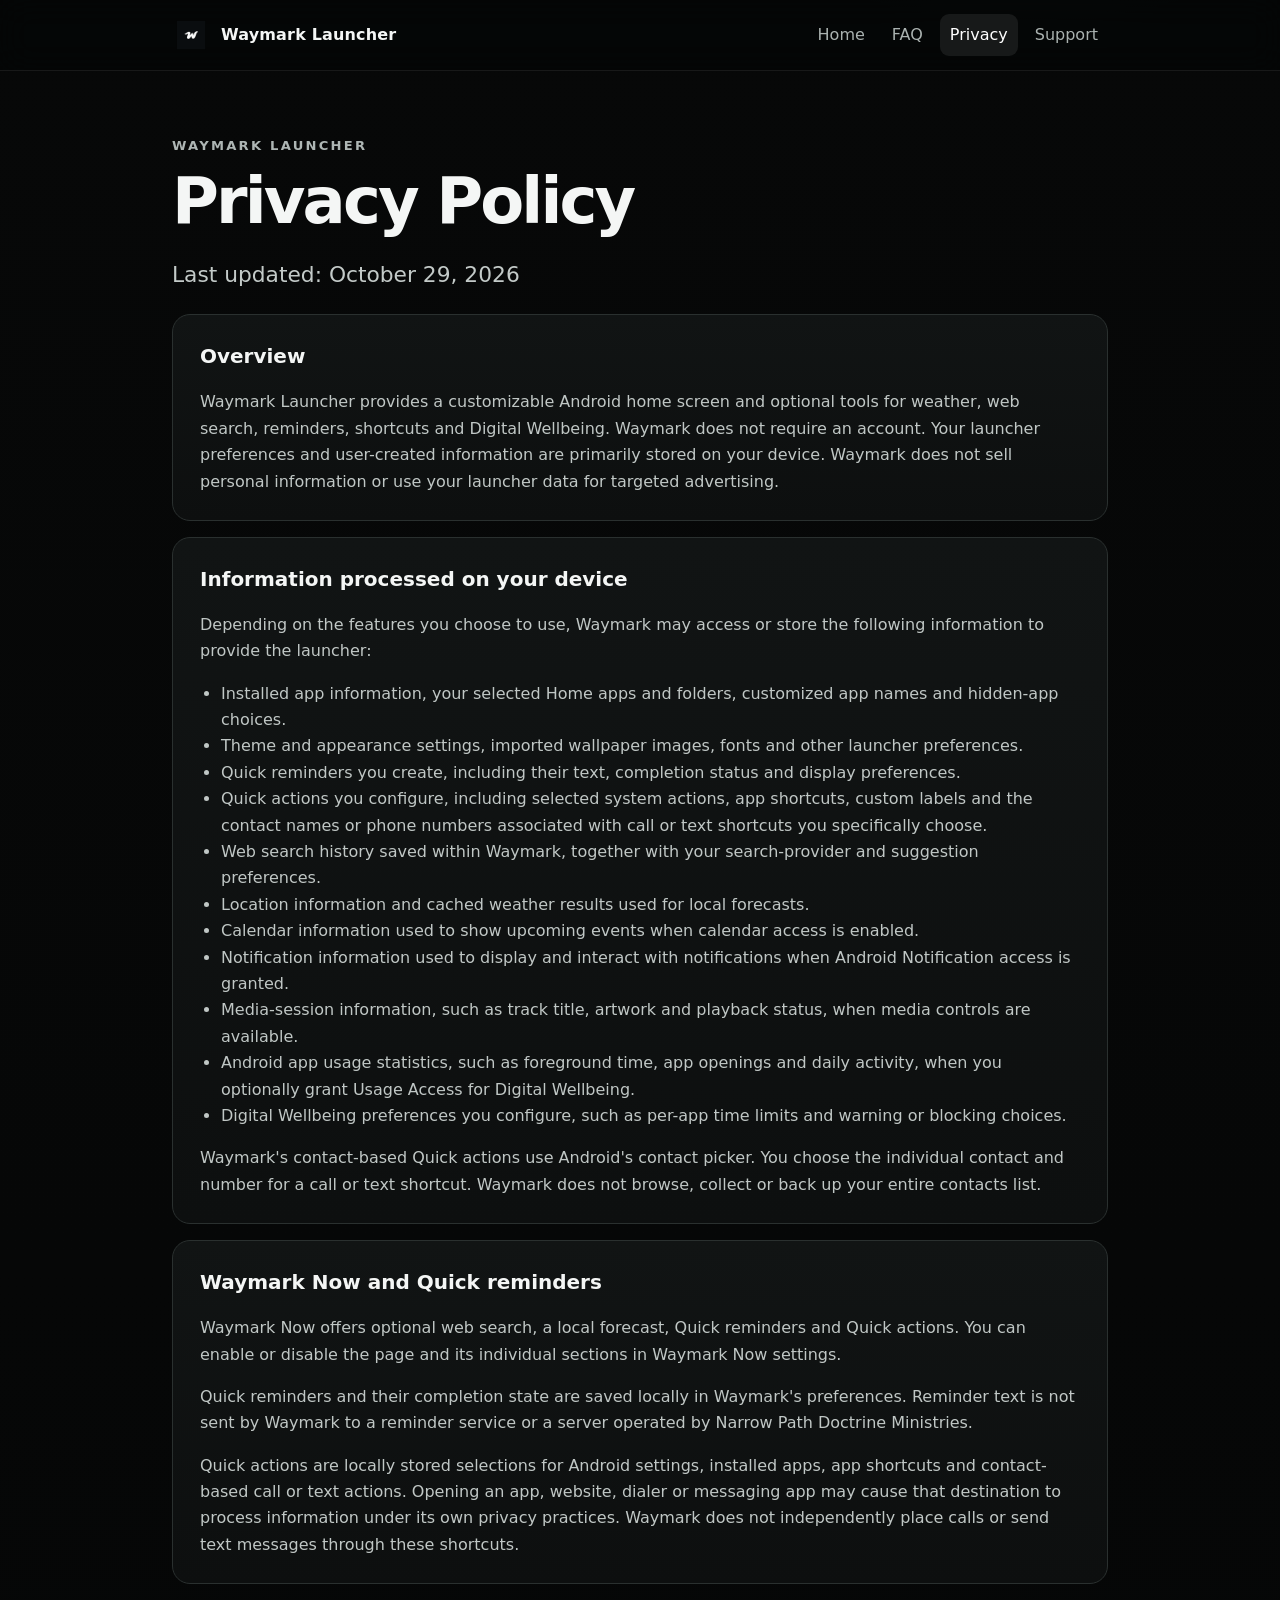
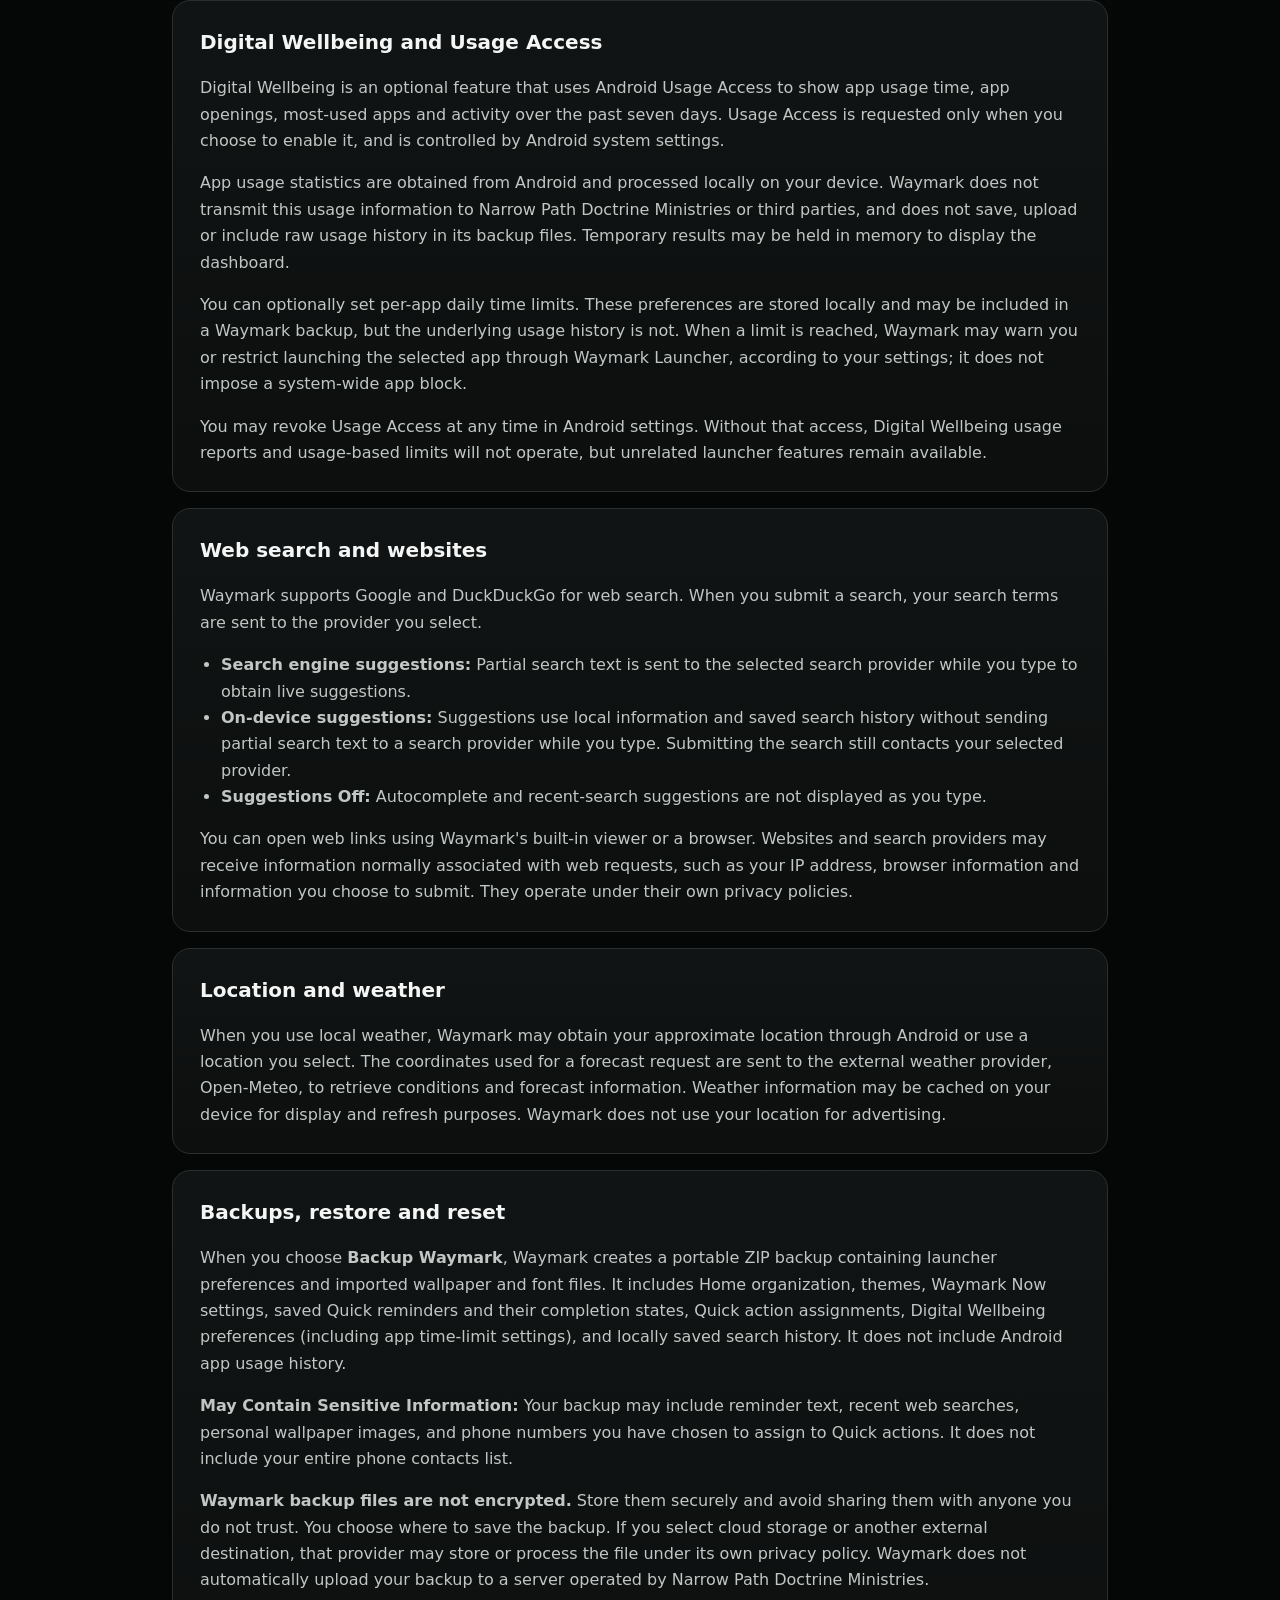
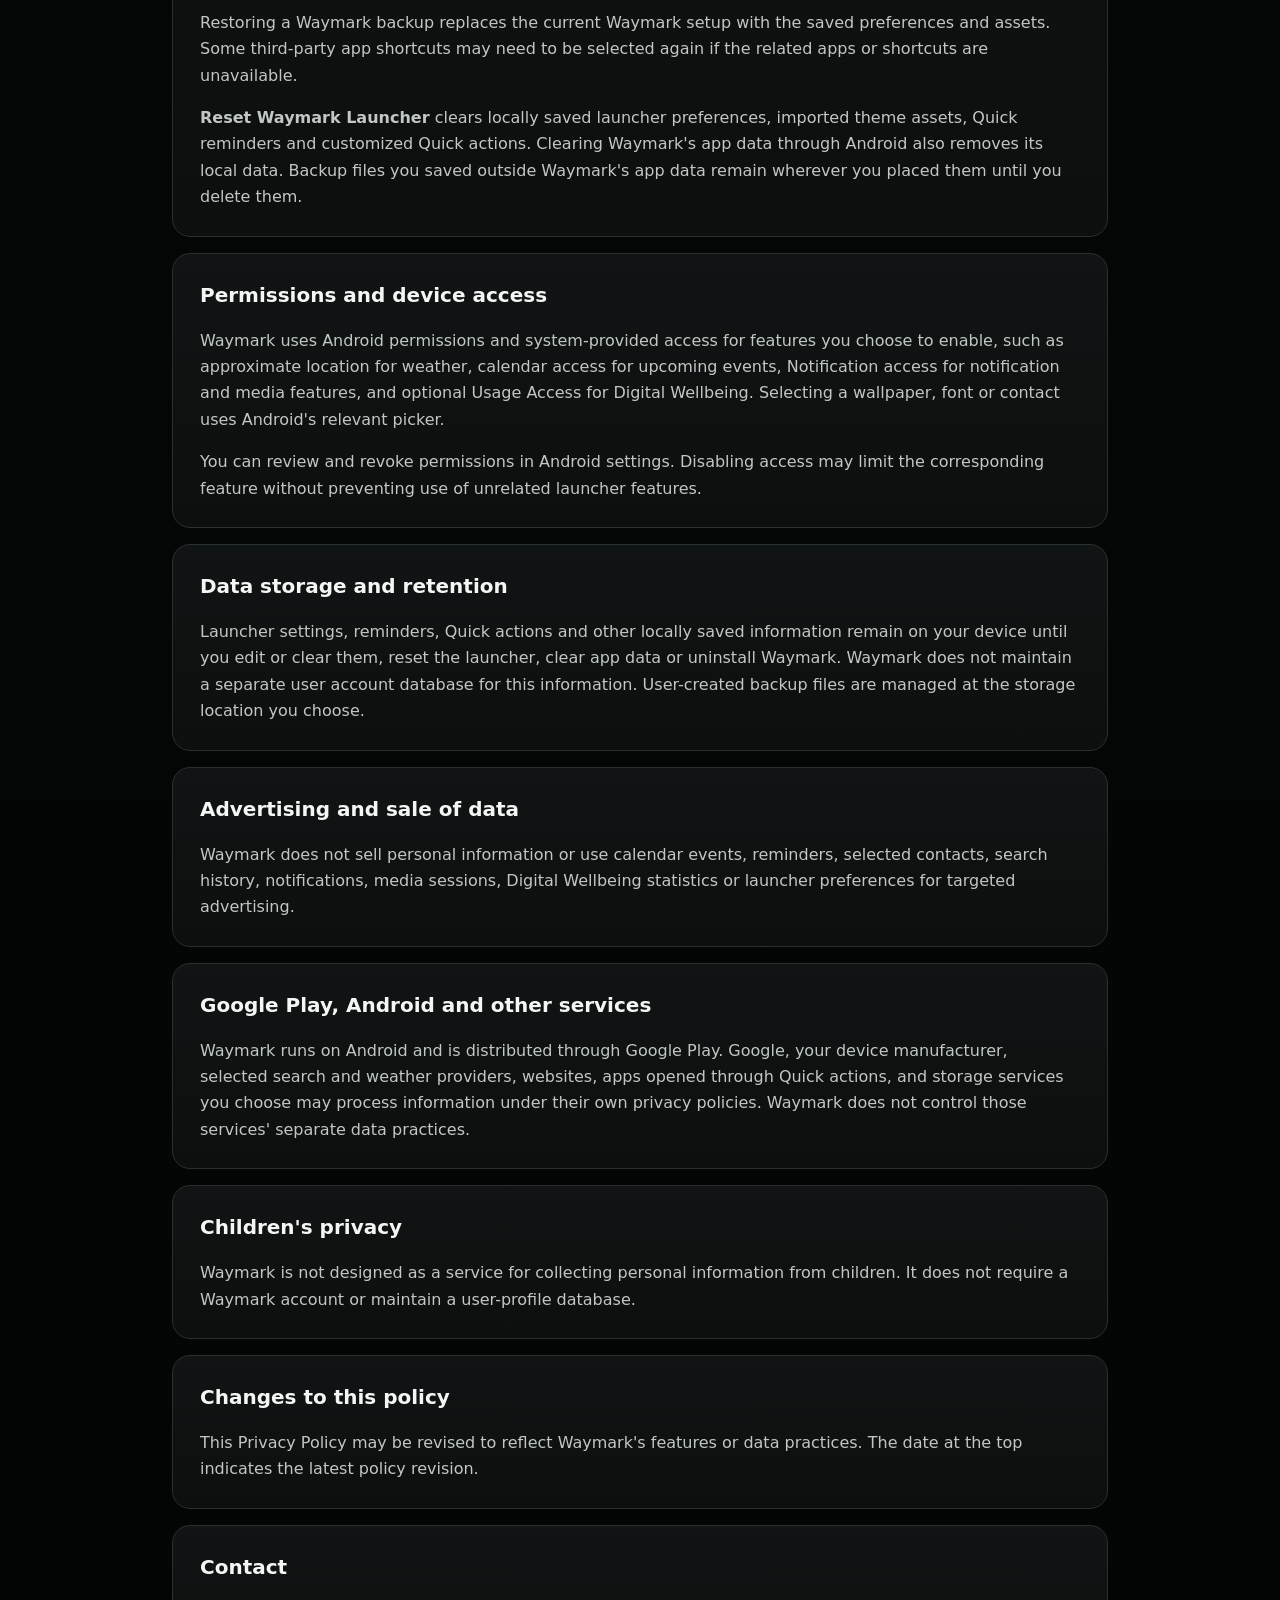
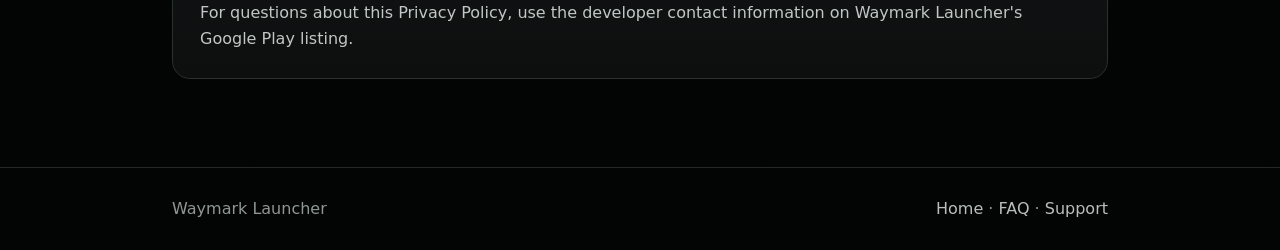
<file: privacy.html>
<!doctype html>
<html lang="en">
<head>
  <meta charset="utf-8">
  <meta name="viewport" content="width=device-width, initial-scale=1">
  <meta name="description" content="Privacy Policy for the Waymark Launcher Android app.">
  <meta name="theme-color" content="#000000">
  <title>Privacy Policy | Waymark Launcher</title>
  <link rel="stylesheet" href="styles.css">
</head>
<body>
  <header class="site-header">
    <nav class="nav" aria-label="Main navigation">
      <a class="brand" href="index.html"><img class="brand-icon" src="assets/waymark-icon.png?v=20261001c" alt="" width="38" height="38"><span>Waymark Launcher</span></a>
      <div class="nav-links">
        <a href="index.html">Home</a>
        <a href="faq.html">FAQ</a>
        <a href="privacy.html" aria-current="page">Privacy</a>
        <a href="support.html">Support</a>
      </div>
    </nav>
  </header>

  <main>
    <div class="eyebrow">Waymark Launcher</div>
    <h1 class="page-title">Privacy Policy</h1>
    <p class="lead">Last updated: October 29, 2026</p>

    <section class="card">
      <h2>Overview</h2>
      <p>Waymark Launcher provides a customizable Android home screen and optional tools for weather, web search, reminders, shortcuts and Digital Wellbeing. Waymark does not require an account. Your launcher preferences and user-created information are primarily stored on your device. Waymark does not sell personal information or use your launcher data for targeted advertising.</p>
    </section>

    <section class="card">
      <h2>Information processed on your device</h2>
      <p>Depending on the features you choose to use, Waymark may access or store the following information to provide the launcher:</p>
      <ul>
        <li>Installed app information, your selected Home apps and folders, customized app names and hidden-app choices.</li>
        <li>Theme and appearance settings, imported wallpaper images, fonts and other launcher preferences.</li>
        <li>Quick reminders you create, including their text, completion status and display preferences.</li>
        <li>Quick actions you configure, including selected system actions, app shortcuts, custom labels and the contact names or phone numbers associated with call or text shortcuts you specifically choose.</li>
        <li>Web search history saved within Waymark, together with your search-provider and suggestion preferences.</li>
        <li>Location information and cached weather results used for local forecasts.</li>
        <li>Calendar information used to show upcoming events when calendar access is enabled.</li>
        <li>Notification information used to display and interact with notifications when Android Notification access is granted.</li>
        <li>Media-session information, such as track title, artwork and playback status, when media controls are available.</li>
        <li>Android app usage statistics, such as foreground time, app openings and daily activity, when you optionally grant Usage Access for Digital Wellbeing.</li>
        <li>Digital Wellbeing preferences you configure, such as per-app time limits and warning or blocking choices.</li>
      </ul>
      <p>Waymark's contact-based Quick actions use Android's contact picker. You choose the individual contact and number for a call or text shortcut. Waymark does not browse, collect or back up your entire contacts list.</p>
    </section>

    <section class="card">
      <h2>Waymark Now and Quick reminders</h2>
      <p>Waymark Now offers optional web search, a local forecast, Quick reminders and Quick actions. You can enable or disable the page and its individual sections in Waymark Now settings.</p>
      <p>Quick reminders and their completion state are saved locally in Waymark's preferences. Reminder text is not sent by Waymark to a reminder service or a server operated by Narrow Path Doctrine Ministries.</p>
      <p>Quick actions are locally stored selections for Android settings, installed apps, app shortcuts and contact-based call or text actions. Opening an app, website, dialer or messaging app may cause that destination to process information under its own privacy practices. Waymark does not independently place calls or send text messages through these shortcuts.</p>
    </section>

    <section class="card">
      <h2>Digital Wellbeing and Usage Access</h2>
      <p>Digital Wellbeing is an optional feature that uses Android Usage Access to show app usage time, app openings, most-used apps and activity over the past seven days. Usage Access is requested only when you choose to enable it, and is controlled by Android system settings.</p>
      <p>App usage statistics are obtained from Android and processed locally on your device. Waymark does not transmit this usage information to Narrow Path Doctrine Ministries or third parties, and does not save, upload or include raw usage history in its backup files. Temporary results may be held in memory to display the dashboard.</p>
      <p>You can optionally set per-app daily time limits. These preferences are stored locally and may be included in a Waymark backup, but the underlying usage history is not. When a limit is reached, Waymark may warn you or restrict launching the selected app through Waymark Launcher, according to your settings; it does not impose a system-wide app block.</p>
      <p>You may revoke Usage Access at any time in Android settings. Without that access, Digital Wellbeing usage reports and usage-based limits will not operate, but unrelated launcher features remain available.</p>
    </section>

    <section class="card">
      <h2>Web search and websites</h2>
      <p>Waymark supports Google and DuckDuckGo for web search. When you submit a search, your search terms are sent to the provider you select.</p>
      <ul>
        <li><strong>Search engine suggestions:</strong> Partial search text is sent to the selected search provider while you type to obtain live suggestions.</li>
        <li><strong>On-device suggestions:</strong> Suggestions use local information and saved search history without sending partial search text to a search provider while you type. Submitting the search still contacts your selected provider.</li>
        <li><strong>Suggestions Off:</strong> Autocomplete and recent-search suggestions are not displayed as you type.</li>
      </ul>
      <p>You can open web links using Waymark's built-in viewer or a browser. Websites and search providers may receive information normally associated with web requests, such as your IP address, browser information and information you choose to submit. They operate under their own privacy policies.</p>
    </section>

    <section class="card">
      <h2>Location and weather</h2>
      <p>When you use local weather, Waymark may obtain your approximate location through Android or use a location you select. The coordinates used for a forecast request are sent to the external weather provider, Open-Meteo, to retrieve conditions and forecast information. Weather information may be cached on your device for display and refresh purposes. Waymark does not use your location for advertising.</p>
    </section>

    <section class="card">
      <h2>Backups, restore and reset</h2>
      <p>When you choose <strong>Backup Waymark</strong>, Waymark creates a portable ZIP backup containing launcher preferences and imported wallpaper and font files. It includes Home organization, themes, Waymark Now settings, saved Quick reminders and their completion states, Quick action assignments, Digital Wellbeing preferences (including app time-limit settings), and locally saved search history. It does not include Android app usage history.</p>
      <p><strong>May Contain Sensitive Information:</strong> Your backup may include reminder text, recent web searches, personal wallpaper images, and phone numbers you have chosen to assign to Quick actions. It does not include your entire phone contacts list.</p>
      <p><strong>Waymark backup files are not encrypted.</strong> Store them securely and avoid sharing them with anyone you do not trust. You choose where to save the backup. If you select cloud storage or another external destination, that provider may store or process the file under its own privacy policy. Waymark does not automatically upload your backup to a server operated by Narrow Path Doctrine Ministries.</p>
      <p>Restoring a Waymark backup replaces the current Waymark setup with the saved preferences and assets. Some third-party app shortcuts may need to be selected again if the related apps or shortcuts are unavailable.</p>
      <p><strong>Reset Waymark Launcher</strong> clears locally saved launcher preferences, imported theme assets, Quick reminders and customized Quick actions. Clearing Waymark's app data through Android also removes its local data. Backup files you saved outside Waymark's app data remain wherever you placed them until you delete them.</p>
    </section>

    <section class="card">
      <h2>Permissions and device access</h2>
      <p>Waymark uses Android permissions and system-provided access for features you choose to enable, such as approximate location for weather, calendar access for upcoming events, Notification access for notification and media features, and optional Usage Access for Digital Wellbeing. Selecting a wallpaper, font or contact uses Android's relevant picker.</p>
      <p>You can review and revoke permissions in Android settings. Disabling access may limit the corresponding feature without preventing use of unrelated launcher features.</p>
    </section>

    <section class="card">
      <h2>Data storage and retention</h2>
      <p>Launcher settings, reminders, Quick actions and other locally saved information remain on your device until you edit or clear them, reset the launcher, clear app data or uninstall Waymark. Waymark does not maintain a separate user account database for this information. User-created backup files are managed at the storage location you choose.</p>
    </section>

    <section class="card">
      <h2>Advertising and sale of data</h2>
      <p>Waymark does not sell personal information or use calendar events, reminders, selected contacts, search history, notifications, media sessions, Digital Wellbeing statistics or launcher preferences for targeted advertising.</p>
    </section>

    <section class="card">
      <h2>Google Play, Android and other services</h2>
      <p>Waymark runs on Android and is distributed through Google Play. Google, your device manufacturer, selected search and weather providers, websites, apps opened through Quick actions, and storage services you choose may process information under their own privacy policies. Waymark does not control those services' separate data practices.</p>
    </section>

    <section class="card">
      <h2>Children's privacy</h2>
      <p>Waymark is not designed as a service for collecting personal information from children. It does not require a Waymark account or maintain a user-profile database.</p>
    </section>

    <section class="card">
      <h2>Changes to this policy</h2>
      <p>This Privacy Policy may be revised to reflect Waymark's features or data practices. The date at the top indicates the latest policy revision.</p>
    </section>

    <section class="card">
      <h2>Contact</h2>
      <p>For questions about this Privacy Policy, use the developer contact information on Waymark Launcher's Google Play listing.</p>
    </section>
  </main>

  <footer>
    <div class="footer-inner">
      <span>Waymark Launcher</span>
      <span><a href="index.html">Home</a> · <a href="faq.html">FAQ</a> · <a href="support.html">Support</a></span>
    </div>
  </footer>
</body>
</html>
</file>
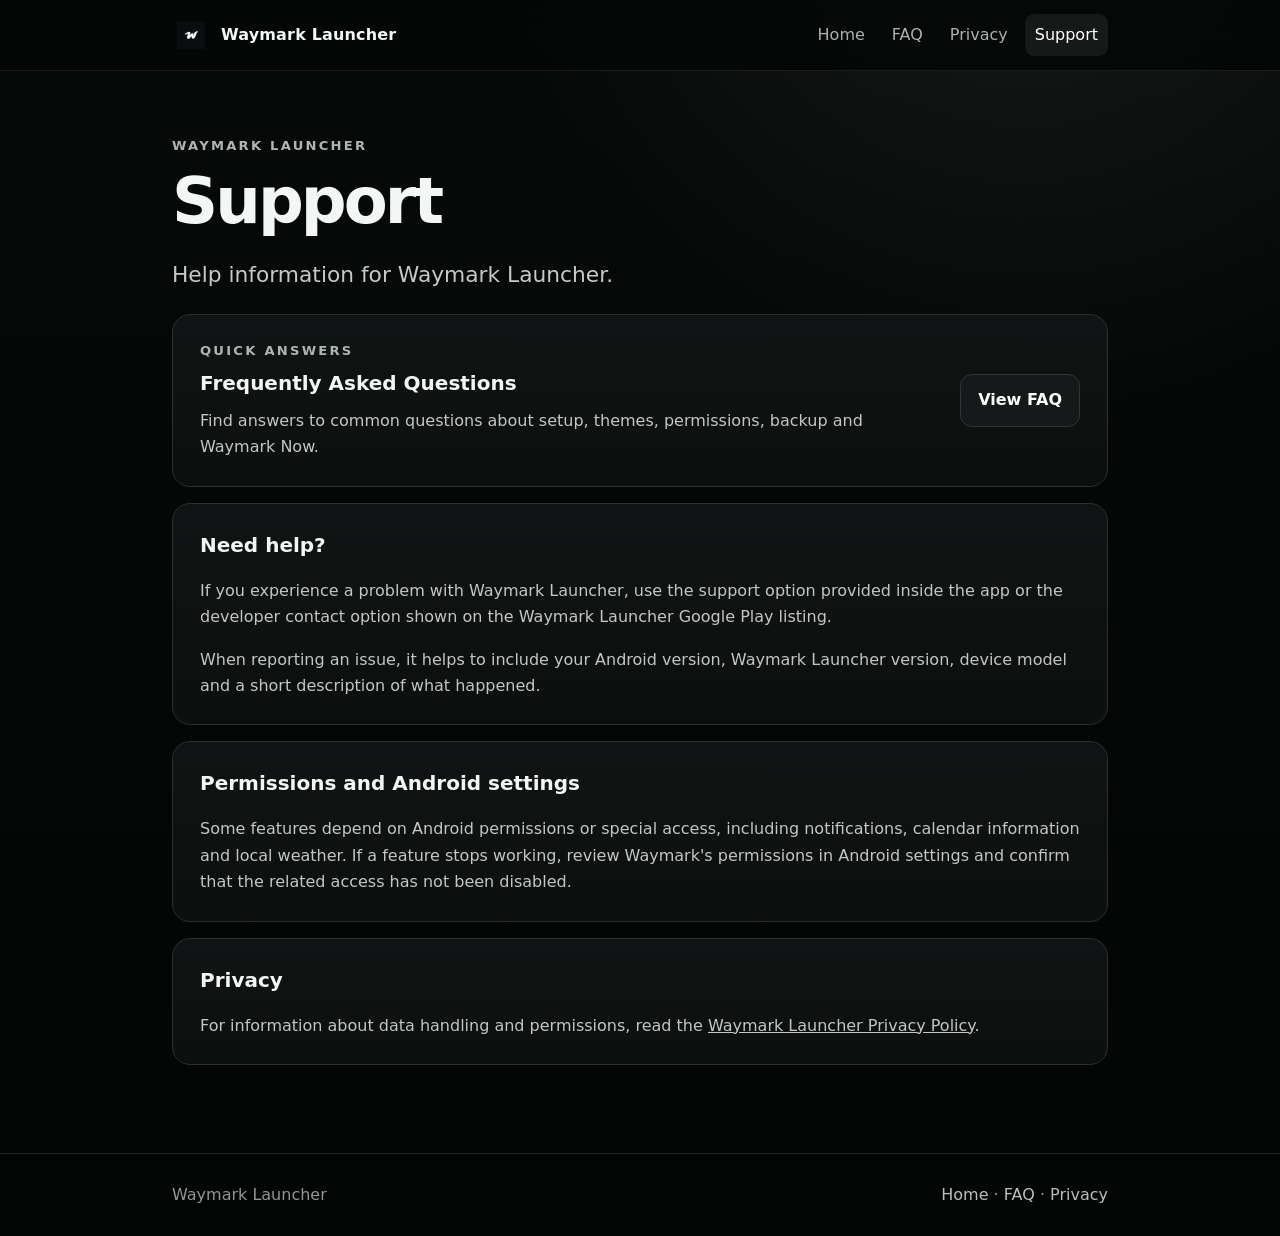
<file: support.html>
<!doctype html>
<html lang="en">
<head>
  <meta charset="utf-8">
  <meta name="viewport" content="width=device-width, initial-scale=1">
  <meta name="description" content="Support information for the Waymark Launcher Android app.">
  <meta name="theme-color" content="#000000">
  <title>Support | Waymark Launcher</title>
  <link rel="stylesheet" href="styles.css">
</head>
<body>
  <header class="site-header">
    <nav class="nav" aria-label="Main navigation">
      <a class="brand" href="index.html"><img class="brand-icon" src="assets/waymark-icon.png?v=20261001c" alt="" width="38" height="38"><span>Waymark Launcher</span></a>
      <div class="nav-links">
        <a href="index.html">Home</a>
        <a href="faq.html">FAQ</a>
        <a href="privacy.html">Privacy</a>
        <a href="support.html" aria-current="page">Support</a>
      </div>
    </nav>
  </header>

  <main>
    <div class="eyebrow">Waymark Launcher</div>
    <h1 class="page-title">Support</h1>
    <p class="lead">Help information for Waymark Launcher.</p>

    <section class="card faq-spotlight">
      <div>
        <div class="eyebrow">Quick answers</div>
        <h2>Frequently Asked Questions</h2>
        <p>Find answers to common questions about setup, themes, permissions, backup and Waymark Now.</p>
      </div>
      <a class="button secondary" href="faq.html">View FAQ</a>
    </section>

    <section class="card">
      <h2>Need help?</h2>
      <p>If you experience a problem with Waymark Launcher, use the support option provided inside the app or the developer contact option shown on the Waymark Launcher Google Play listing.</p>
      <p>When reporting an issue, it helps to include your Android version, Waymark Launcher version, device model and a short description of what happened.</p>
    </section>

    <section class="card">
      <h2>Permissions and Android settings</h2>
      <p>Some features depend on Android permissions or special access, including notifications, calendar information and local weather. If a feature stops working, review Waymark's permissions in Android settings and confirm that the related access has not been disabled.</p>
    </section>

    <section class="card">
      <h2>Privacy</h2>
      <p>For information about data handling and permissions, read the <a href="privacy.html">Waymark Launcher Privacy Policy</a>.</p>
    </section>
  </main>

  <footer>
    <div class="footer-inner">
      <span>Waymark Launcher</span>
      <span><a href="index.html">Home</a> · <a href="faq.html">FAQ</a> · <a href="privacy.html">Privacy</a></span>
    </div>
  </footer>
</body>
</html>
</file>
<file: styles.css>
:root{
  --bg:#050606;
  --panel:#101212;
  --panel2:#171a1a;
  --text:#f4f6f5;
  --muted:#aab2b0;
  --line:#2a302f;
  --accent:#ffffff;
  --max:980px;
}
*{box-sizing:border-box}
html{scroll-behavior:smooth}
body{
  margin:0;
  background:
    radial-gradient(circle at 80% -10%, rgba(255,255,255,.07), transparent 34rem),
    linear-gradient(180deg,#070808 0%,#030404 100%);
  color:var(--text);
  font-family:Inter,ui-sans-serif,system-ui,-apple-system,BlinkMacSystemFont,"Segoe UI",sans-serif;
  line-height:1.65;
}
a{color:inherit}
.site-header{
  position:sticky; top:0; z-index:10;
  background:rgba(5,6,6,.88);
  backdrop-filter:blur(16px);
  border-bottom:1px solid rgba(255,255,255,.08);
}
.nav{
  max-width:var(--max);
  margin:auto;
  padding:14px 22px;
  display:flex;
  align-items:center;
  justify-content:space-between;
  gap:20px;
}
.brand{
  display:flex; align-items:center; gap:11px;
  text-decoration:none; font-weight:750; letter-spacing:.01em;
}
.brand-icon{
  width:38px; height:38px;
  display:block; flex:0 0 auto;
  object-fit:contain;
}
.nav-links{display:flex;gap:7px;flex-wrap:wrap}
.nav-links a{
  color:var(--muted);
  text-decoration:none;
  padding:8px 10px;
  border-radius:9px;
}
.nav-links a:hover,.nav-links a[aria-current="page"]{
  background:#171919;color:#fff
}
main{
  max-width:var(--max);
  margin:auto;
  padding:64px 22px 72px;
}
.hero{
  min-height:440px;
  display:grid;
  grid-template-columns:1.15fr .85fr;
  align-items:center;
  gap:42px;
  padding:58px 0 72px;
}
.eyebrow{
  color:#aeb6b4;
  font-size:.82rem;
  font-weight:800;
  letter-spacing:.17em;
  text-transform:uppercase;
}
h1{
  font-size:clamp(2.5rem,7vw,5.4rem);
  line-height:.98;
  letter-spacing:-.055em;
  margin:13px 0 22px;
}
.page-title{
  font-size:clamp(2.2rem,5vw,4rem);
  line-height:1.03;
  letter-spacing:-.045em;
  margin:12px 0 10px;
}
.lead{
  color:#c3cac8;
  font-size:clamp(1.08rem,2.2vw,1.36rem);
  max-width:720px;
}
.hero-device{
  position:relative;
  overflow:hidden;
  aspect-ratio:1/1.18;
  border:1px solid #303636;
  border-radius:42px;
  background:linear-gradient(180deg,#08131a 0%,#081015 42%,#090a0a 100%);
  box-shadow:0 30px 90px rgba(0,0,0,.55);
}
.hero-preview{min-height:530px}
.preview-glow{
  position:absolute; inset:0;
  background:
    radial-gradient(circle at 78% 26%, rgba(255,246,202,.45), transparent 10%),
    radial-gradient(circle at 72% 23%, rgba(255,255,255,.08), transparent 24%),
    linear-gradient(90deg, rgba(5,28,48,.94) 0%, rgba(6,25,41,.9) 44%, rgba(5,18,27,.5) 72%, rgba(5,9,10,.25) 100%);
}
.preview-moon{
  position:absolute;
  width:58px; height:58px; border-radius:50%;
  top:76px; right:96px;
  background:radial-gradient(circle at 40% 35%, #fffde7 0%, #f1e6bc 56%, #d0c395 100%);
  box-shadow:0 0 32px rgba(255,237,182,.22);
}
.preview-path{
  position:absolute;
  right:-34px; bottom:-24px;
  width:58%; height:52%;
  background:
    radial-gradient(circle at 82% 18%, rgba(255,198,113,.62), transparent 18%),
    linear-gradient(140deg, rgba(255,188,104,.06) 0%, rgba(255,188,104,.34) 28%, rgba(65,49,33,.56) 52%, rgba(14,14,14,0) 53%),
    linear-gradient(180deg, rgba(0,0,0,0) 0%, rgba(0,0,0,.08) 100%);
  border-top-left-radius:160px;
  transform:rotate(-2deg);
  filter:blur(.2px);
}
.preview-content{
  position:relative;
  z-index:1;
  padding:52px 34px 34px;
  display:flex;
  flex-direction:column;
  justify-content:flex-start;
  height:100%;
}
.hero-time{
  font-size:4rem;
  letter-spacing:-.065em;
  line-height:1;
  margin-bottom:14px;
}
.hero-meta,.hero-event{
  color:#eef3f2;
  font-size:1.02rem;
}
.hero-event{margin-top:4px}
.hero-apps{
  display:grid;
  gap:13px;
  margin-top:28px;
  color:#f0f3f2;
}
.app-item{
  display:flex;
  align-items:center;
  gap:12px;
  font-size:1.02rem;
}
.app-item::before{
  content:"";
  width:28px; height:28px;
  border-radius:50%;
  background:#f2f2f2;
  box-shadow:0 0 0 4px rgba(255,255,255,.08);
  flex:0 0 auto;
}
.app-item.phone::before{background:#d8dee8}
.app-item.messages::before{background:#cfd9ff}
.app-item.brave::before{background:#ffd9cc}
.app-item.camera::before{background:#dfe3e7}
.actions{display:flex;gap:11px;flex-wrap:wrap;margin-top:30px}
.button{
  display:inline-block;text-decoration:none;
  border-radius:12px;padding:12px 17px;
  background:#f4f6f5;color:#060707;font-weight:800;
}
.button.secondary{background:#161919;color:#fff;border:1px solid #303535}
.grid{
  display:grid;
  grid-template-columns:repeat(2,minmax(0,1fr));
  gap:16px;
  margin:28px 0;
}
.card{
  background:linear-gradient(180deg,#111414,#0d0f0f);
  border:1px solid var(--line);
  border-radius:18px;
  padding:25px 27px;
  margin:16px 0;
}
.card h2{margin:0 0 8px;font-size:1.25rem}
.card p:last-child{margin-bottom:0}
.card p,.card li{color:#c0c7c5}
.card ul{padding-left:21px;margin-bottom:0}
.feature-icon{
  width:42px;height:42px;border-radius:12px;
  display:grid;place-items:center;
  background:#1c2020;border:1px solid #313737;
  margin-bottom:14px;font-size:1.25rem
}
.notice{
  color:#adb5b3;
  font-size:.93rem;
  padding:16px 18px;
  border-left:3px solid #626a68;
  background:#0c0e0e;
  margin:25px 0;
}
.small{font-size:.94rem;color:#aab2b0}
footer{
  border-top:1px solid #222727;
  color:#8f9896;
}
.footer-inner{
  max-width:var(--max);margin:auto;padding:28px 22px;
  display:flex;justify-content:space-between;gap:20px;flex-wrap:wrap
}
.footer-inner a{text-decoration:none;color:#b7bfbd}
@media(max-width:760px){
  .hero{grid-template-columns:1fr;padding-top:34px}
  .hero-device{max-width:360px;width:100%;margin:0 auto}
  .hero-preview{min-height:500px}
  .grid{grid-template-columns:1fr}
  .nav{align-items:flex-start}
}
@media(max-width:520px){
  .nav{display:block}
  .nav-links{margin-top:10px}
  .hero-time{font-size:3.5rem}
  .preview-content{padding:40px 26px 28px}
}


/* Support-development link */
.donate-link{
  display:inline-flex;
  align-items:center;
  gap:10px;
  margin:0 0 24px;
  padding:10px 15px 10px 10px;
  border-radius:13px;
  background:#ffdd00;
  color:#121212;
  border:1px solid rgba(255,255,255,.18);
  text-decoration:none;
  font-weight:800;
  line-height:1.2;
  box-shadow:0 10px 28px rgba(0,0,0,.28);
  transition:transform .16s ease,filter .16s ease;
}
.donate-link:hover{transform:translateY(-1px);filter:brightness(1.04)}
.donate-link:focus-visible{outline:3px solid #fff;outline-offset:3px}
.donate-link img{
  width:30px;
  height:30px;
  display:block;
  border-radius:8px;
  object-fit:cover;
}

/* Built-in theme showcase */
.themes-showcase{
  margin:42px 0 30px;
  padding:30px;
  border-radius:22px;
  border:1px solid var(--line);
  background:
    radial-gradient(circle at 12% 0%,rgba(78,119,137,.13),transparent 26rem),
    linear-gradient(180deg,#101313,#0b0d0d);
}
.section-intro{max-width:710px;margin-bottom:24px}
.section-intro h2{
  margin:6px 0 8px;
  font-size:clamp(1.75rem,4vw,2.35rem);
  letter-spacing:-.035em;
  line-height:1.08;
}
.section-intro p{margin:0;color:#c0c7c5}
.theme-gallery{
  display:grid;
  grid-template-columns:repeat(3,minmax(0,1fr));
  gap:16px;
}
.theme-preview{
  margin:0;
  overflow:hidden;
  border:1px solid #303636;
  border-radius:18px;
  background:#090b0b;
  box-shadow:0 18px 42px rgba(0,0,0,.28);
}
.theme-preview img{
  display:block;
  width:100%;
  height:auto;
  object-fit:contain;
  background:#090b0b;
}

/* FAQ */
.faq-spotlight{
  display:flex;
  align-items:center;
  justify-content:space-between;
  gap:28px;
}
.faq-spotlight h2{margin-top:5px}
.faq-spotlight p{margin:6px 0 0}
.faq-spotlight .button{flex:0 0 auto}
.faq-list{display:grid;gap:12px;margin:30px 0}
.faq-item{
  border:1px solid var(--line);
  border-radius:16px;
  background:linear-gradient(180deg,#111414,#0d0f0f);
  overflow:hidden;
}
.faq-item summary{
  cursor:pointer;
  list-style:none;
  position:relative;
  padding:20px 54px 20px 22px;
  font-weight:750;
  font-size:1.06rem;
  line-height:1.35;
}
.faq-item summary::-webkit-details-marker{display:none}
.faq-item summary::after{
  content:"+";
  position:absolute;
  right:22px;
  top:50%;
  transform:translateY(-50%);
  color:#aeb6b4;
  font-size:1.45rem;
  font-weight:400;
}
.faq-item[open] summary::after{content:"–"}
.faq-item[open] summary{border-bottom:1px solid rgba(255,255,255,.07)}
.faq-answer{padding:2px 22px 20px}
.faq-answer p{color:#c0c7c5;margin-bottom:0}
.faq-help{margin-top:28px}
.faq-help .button{margin-top:6px}

@media(max-width:760px){
  .themes-showcase{padding:23px 20px}
  .theme-gallery{
    grid-template-columns:repeat(3,minmax(150px,1fr));
    overflow-x:auto;
    scroll-snap-type:x mandatory;
    padding-bottom:7px;
  }
  .theme-preview{scroll-snap-align:start}
  .faq-spotlight{align-items:flex-start;flex-direction:column;gap:16px}
}
@media(max-width:520px){
  .donate-link{font-size:.93rem}
  .themes-showcase{margin-top:32px}
}


/* Expanded FAQ guide */
.faq-jump-nav{
  display:flex;
  flex-wrap:wrap;
  align-items:center;
  gap:0;
  margin:30px 0 48px;
  padding:16px;
  border:1px solid var(--line);
  border-radius:18px;
  background:linear-gradient(180deg,#101313,#0b0d0d);
}
.faq-jump-nav a{
  position:relative;
  display:inline-flex;
  align-items:center;
  min-height:38px;
  padding:8px 10px;
  color:#d7dddb;
  text-decoration:none;
  font-size:.9rem;
  font-weight:700;
  line-height:1.2;
  transition:color .15s ease;
}
.faq-jump-nav a + a{
  padding-left:26px;
}
.faq-jump-nav a + a::before{
  content:"";
  position:absolute;
  left:9px;
  top:50%;
  width:6px;
  height:6px;
  border-radius:50%;
  background:#7f8885;
  transform:translateY(-50%);
  opacity:.9;
}
.faq-jump-nav a:hover{
  color:#ffffff;
}
.faq-jump-nav a:focus-visible{
  outline:2px solid #fff;
  outline-offset:2px;
  border-radius:8px;
}
.faq-section{
  margin:52px 0 0;
  scroll-margin-top:92px;
}
.faq-section-heading{
  max-width:760px;
  margin-bottom:18px;
}
.faq-section-heading h2{
  margin:6px 0 8px;
  font-size:clamp(1.75rem,4vw,2.35rem);
  line-height:1.08;
  letter-spacing:-.035em;
}
.faq-section-heading p{
  margin:0;
  color:#b8c0be;
}
.faq-section .faq-list{
  margin:18px 0 0;
}
.faq-answer p{
  color:#c0c7c5;
}
.faq-answer p + p{
  margin-top:12px;
}
.faq-path{
  padding:10px 12px;
  border:1px solid rgba(255,255,255,.07);
  border-radius:10px;
  background:#090b0b;
  color:#aeb7b4 !important;
  font-size:.92rem;
  line-height:1.45;
}
.faq-path strong{
  color:#eef2f1;
}
.faq-help{
  margin-top:52px;
}

@media(max-width:760px){
  .faq-jump-nav{
    margin-bottom:38px;
    padding:13px;
  }
  .faq-jump-nav a{
    font-size:.86rem;
    padding-top:8px;
    padding-bottom:8px;
  }
  .faq-section{
    margin-top:44px;
  }
}
@media(max-width:520px){
  .faq-jump-nav{
    flex-wrap:nowrap;
    overflow-x:auto;
    scrollbar-width:thin;
    padding-bottom:12px;
  }
  .faq-jump-nav a{
    flex:0 0 auto;
    white-space:nowrap;
  }
  .faq-item summary{
    padding-left:18px;
  }
  .faq-answer{
    padding-left:18px;
    padding-right:18px;
  }
}
</file>
